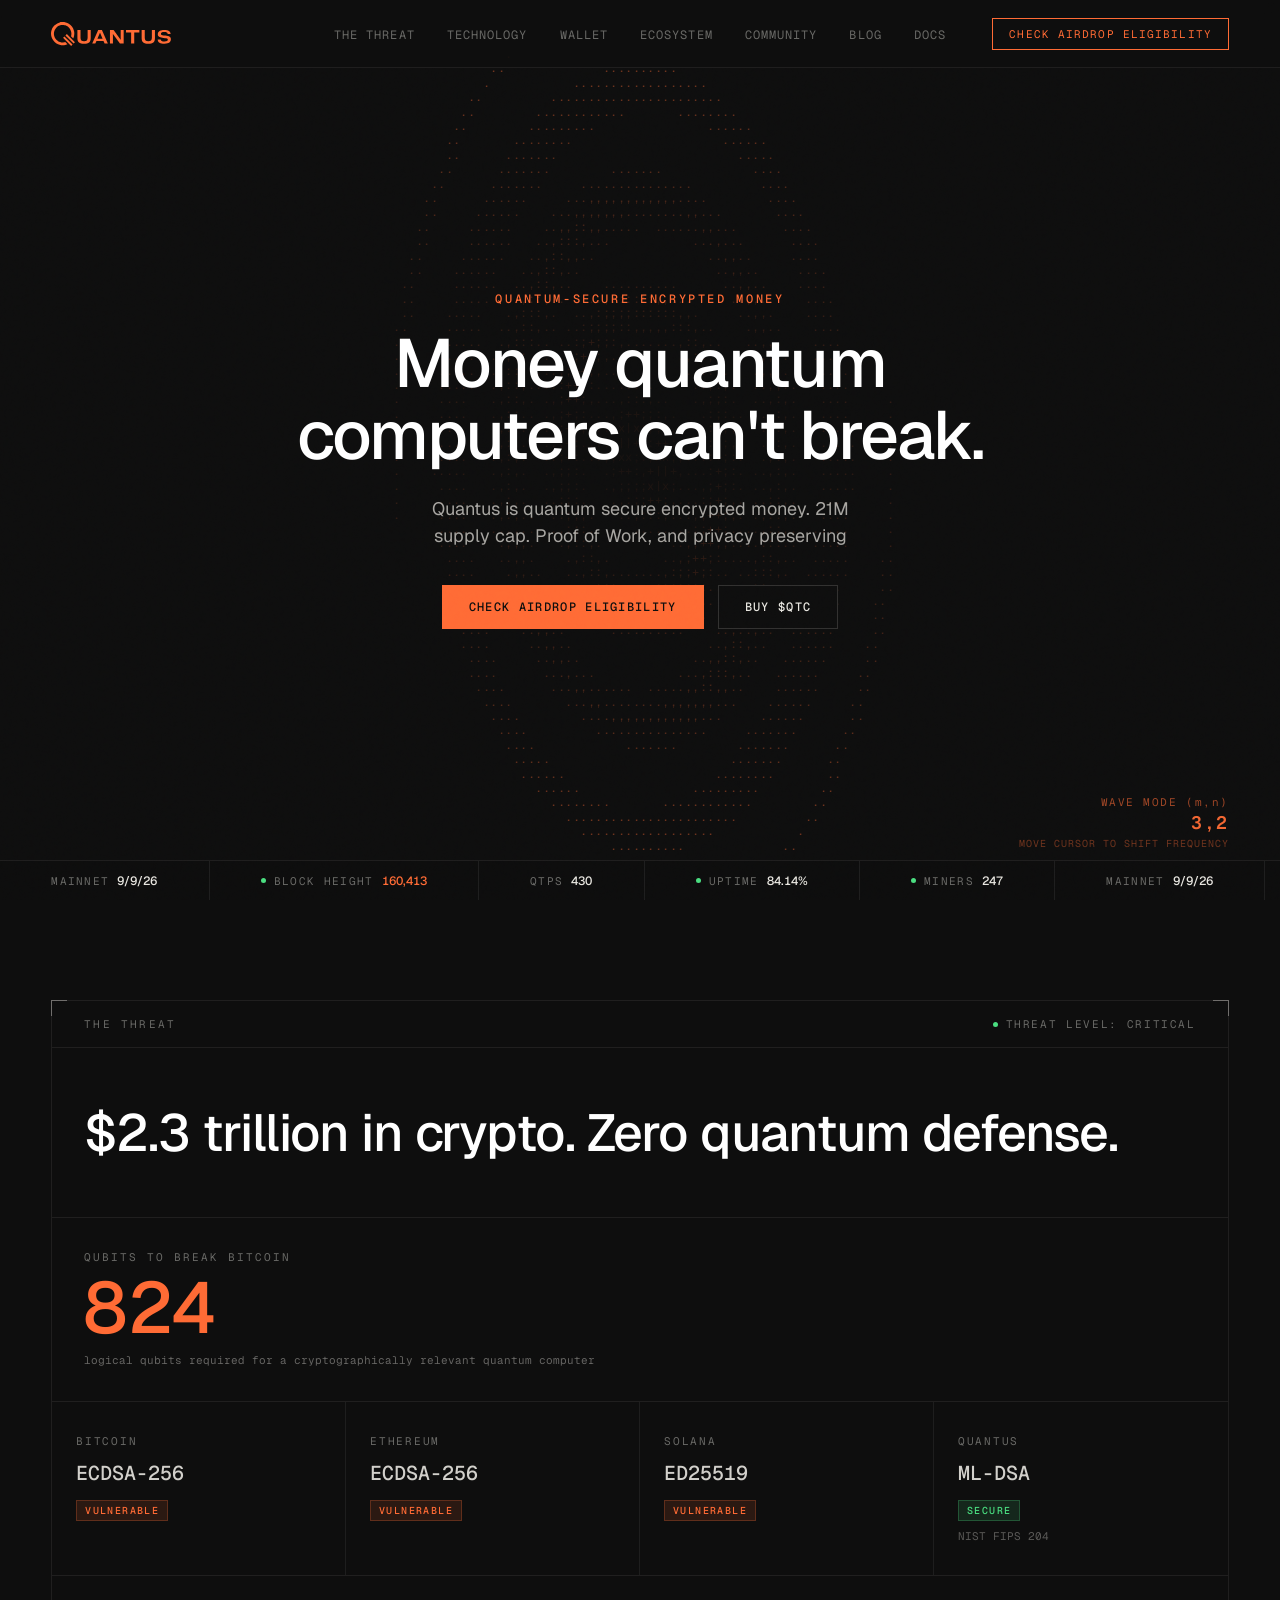
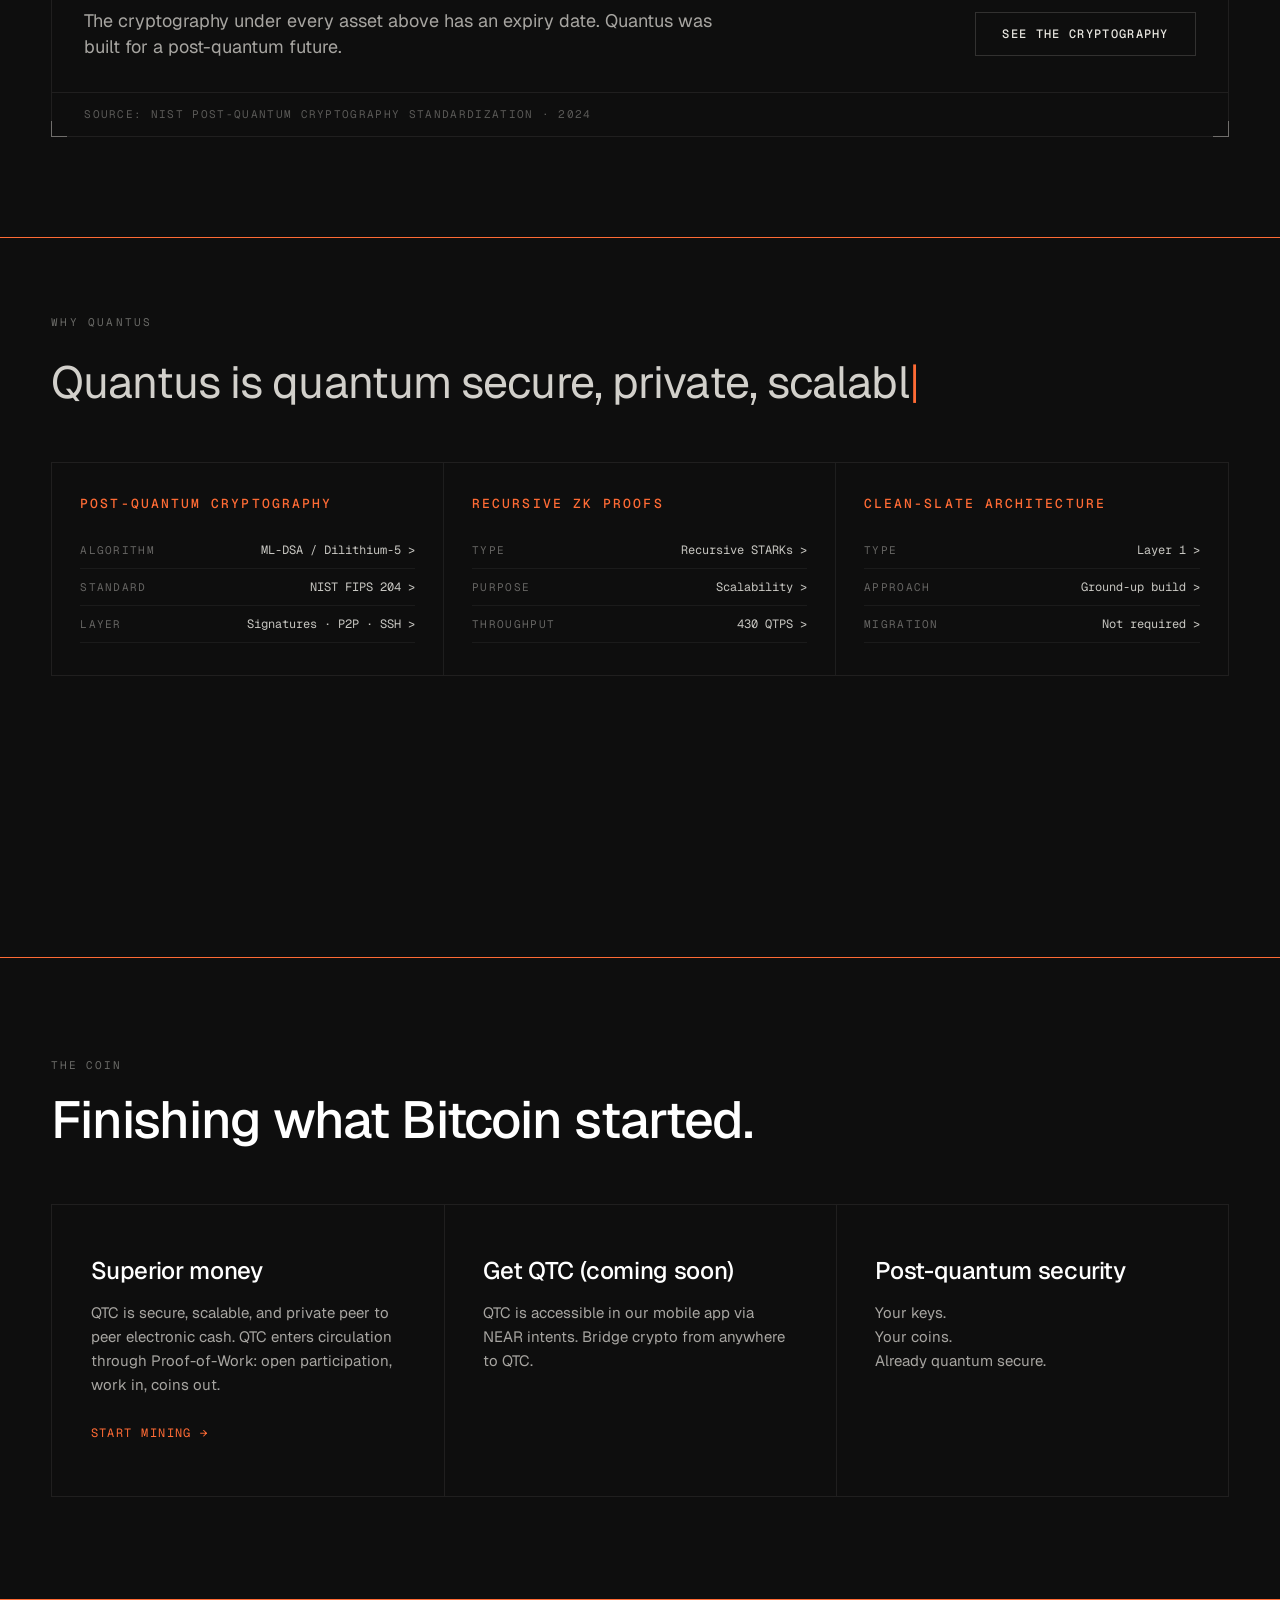
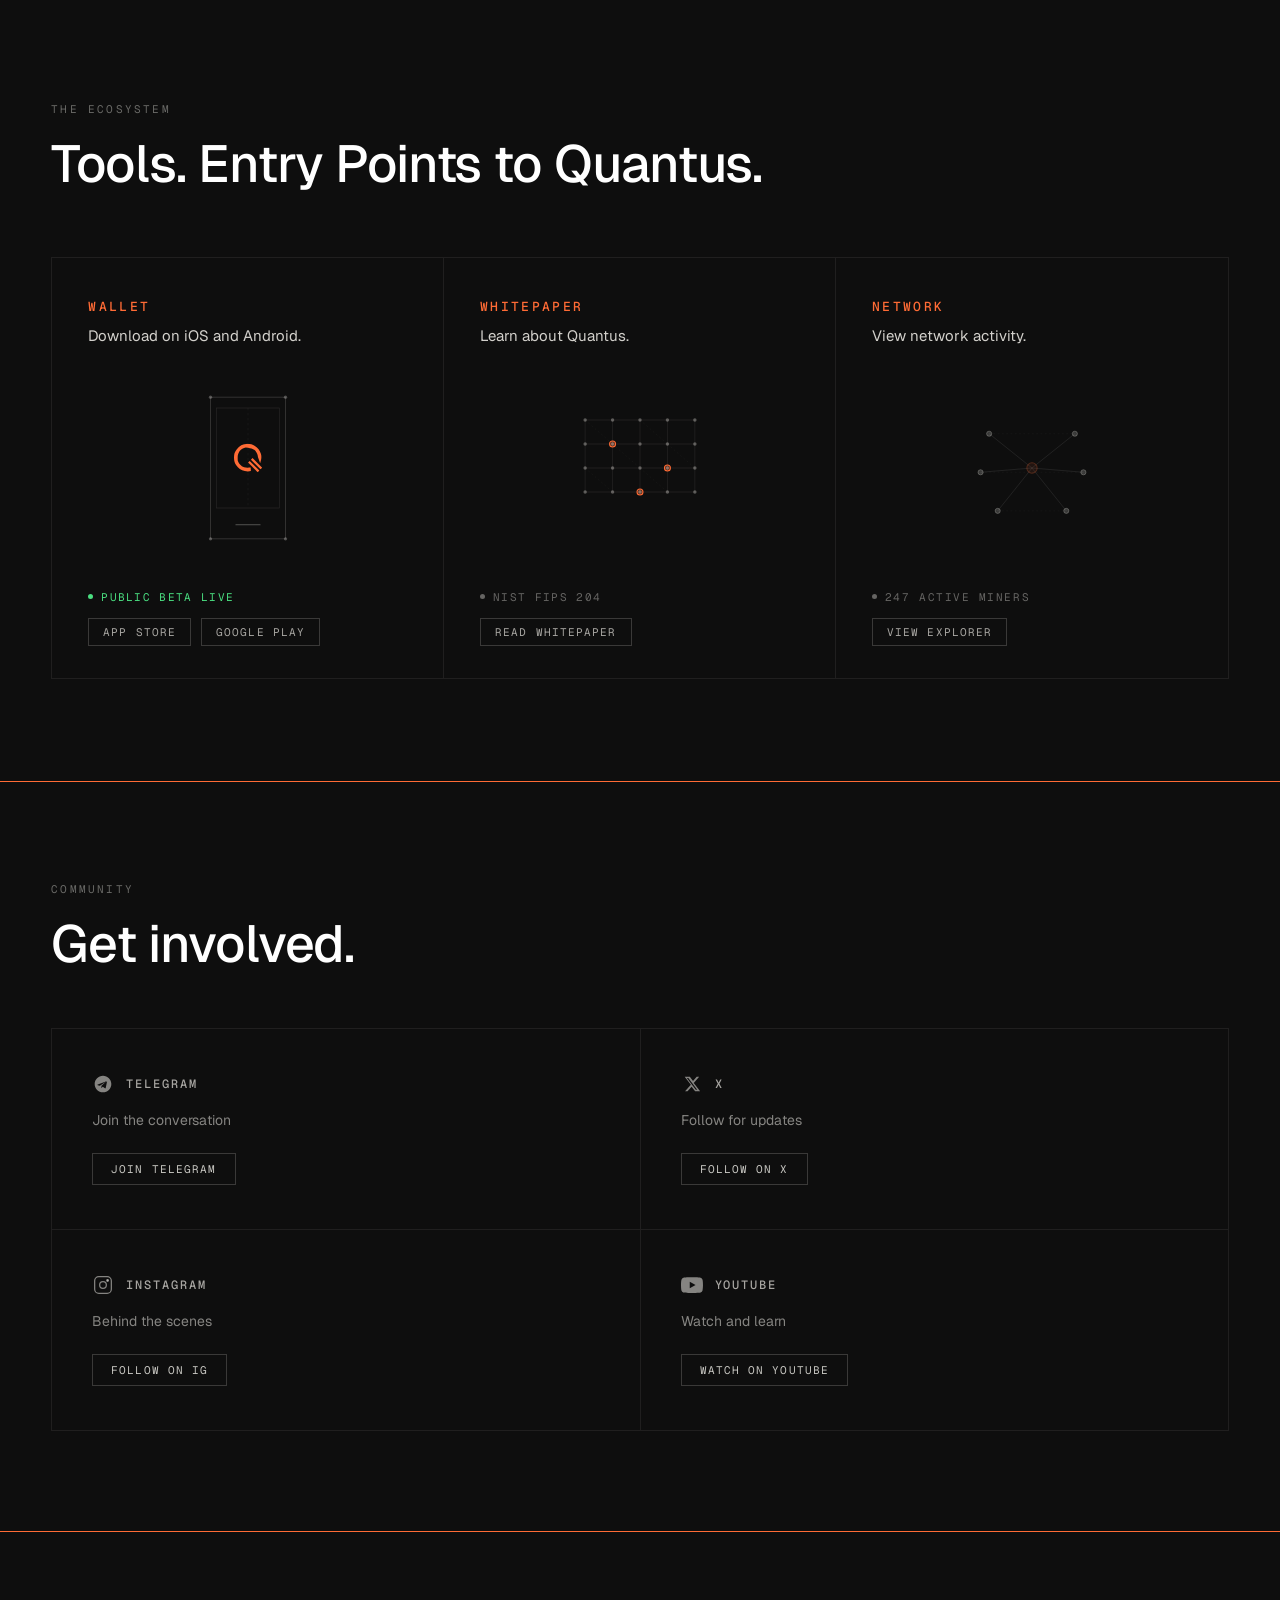
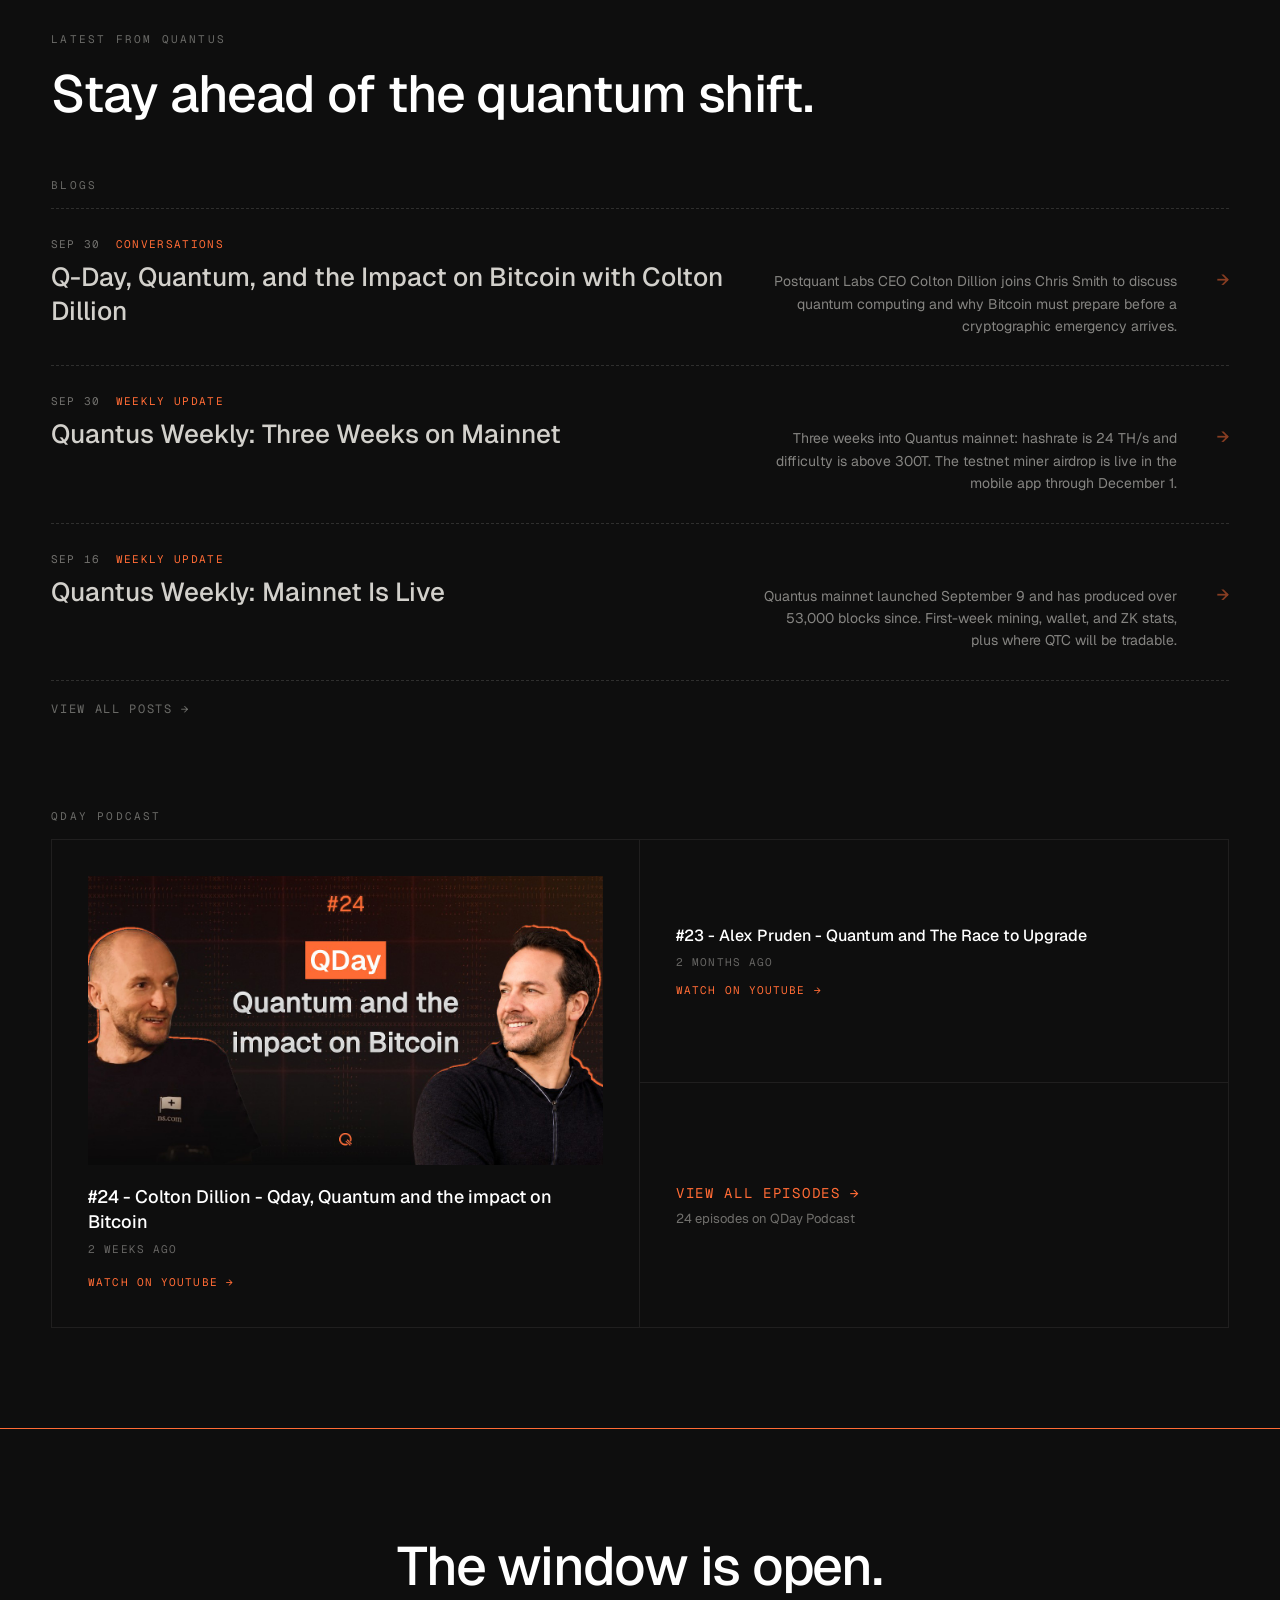
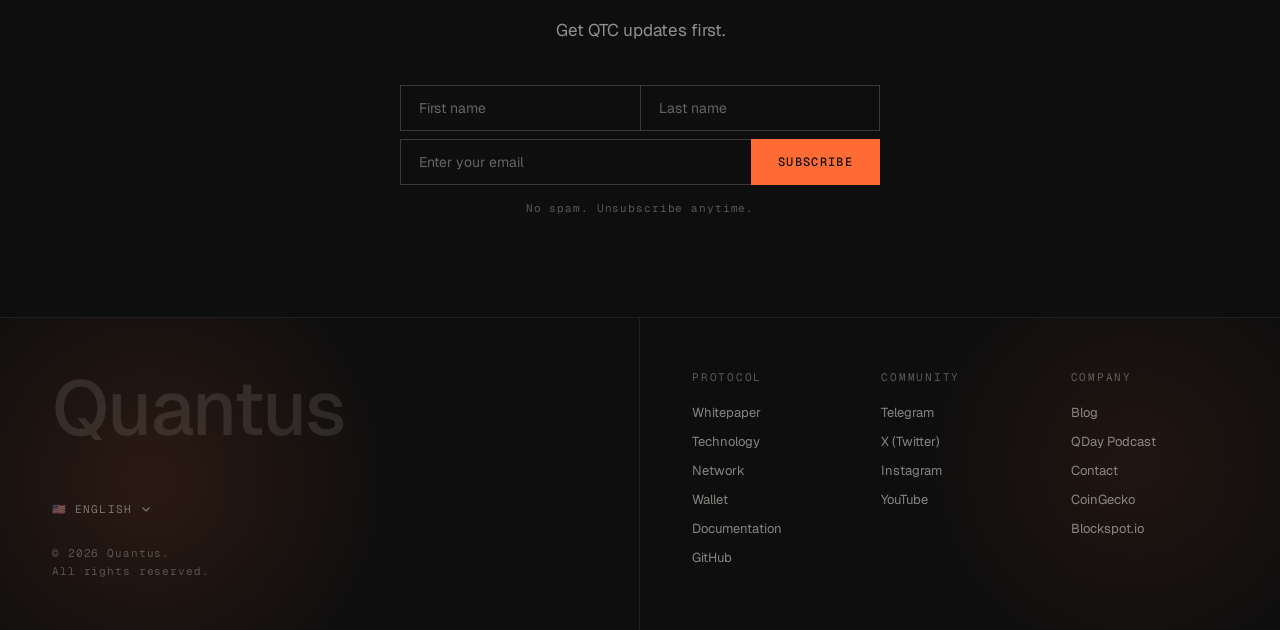
<file: index.html>
<!doctype html>
<html lang="en">
  <head>
    <meta charset="UTF-8" />
    <meta name="viewport" content="width=device-width, initial-scale=1.0, maximum-scale=5.0" />
    <title>Quantus - Quantum-Secure Encrypted Money</title>
    <meta name="description" content="Quantus is quantum-secure encrypted money on Layer 1. Download the wallet for post-quantum protected assets, private transfers, and reversible transactions." />
    <meta property="og:title" content="Quantus - Quantum-Secure Encrypted Money" />
    <meta property="og:description" content="Quantus is quantum-secure encrypted money on Layer 1. Download the wallet for post-quantum protected assets, private transfers, and reversible transactions." />
    <meta property="og:image" content="./images/quantus-banner.png" />
    <meta property="og:type" content="website" />
    <meta name="twitter:card" content="summary_large_image" />
    <meta name="twitter:title" content="Quantus - Quantum-Secure Encrypted Money" />
    <meta name="twitter:description" content="Quantus is quantum-secure encrypted money on Layer 1. Download the wallet for post-quantum protected assets, private transfers, and reversible transactions." />
    <meta name="twitter:image" content="./images/quantus-banner.png" />
    <link rel="icon" type="image/x-icon" href="./images/favicon.ico" />
    <link rel="stylesheet" href="./css/style.css" />
  </head>
  <body>
    <!-- Top Navigation Bar -->
    <nav id="navbar">
      <div class="nav-brand">
        <a href="#" aria-label="Quantus Home">
          <img src="./images/logo.svg" alt="Quantus Logo" class="nav-brand-logo" />
        </a>
      </div>

      <ul class="nav-links">
        <li><a href="#problem" class="nav-link">The Threat</a></li>
        <li><a href="#solution" class="nav-link">Technology</a></li>
        <li><a href="#coin" class="nav-link">Wallet</a></li>
        <li><a href="#ecosystem" class="nav-link">Ecosystem</a></li>
        <li><a href="#community" class="nav-link">Community</a></li>
        <li><a href="#blog" class="nav-link">Blog</a></li>
        <li><a href="https://docs.quantus.com/" target="_blank" rel="noopener noreferrer" class="nav-link">Docs</a></li>
      </ul>

      <div class="nav-actions">
        <a href="./Grah/index.html" class="btn-wallet-nav">check Airdrop eligibility</a>
        <button class="nav-hamburger" id="nav-hamburger" aria-label="Toggle navigation menu">
          <svg width="24" height="24" viewBox="0 0 24 24" fill="none" stroke="currentColor" stroke-width="1.5">
            <line x1="3" y1="6" x2="21" y2="6"></line>
            <line x1="3" y1="12" x2="21" y2="12"></line>
            <line x1="3" y1="18" x2="21" y2="18"></line>
          </svg>
        </button>
      </div>
    </nav>

    <!-- Mobile Navigation Drawer -->
    <div class="mobile-nav-menu" id="mobile-nav-menu">
      <div class="mobile-nav-header">
        <img src="./images/logo.svg" alt="Quantus Logo" class="nav-brand-logo" style="height: 22px;" />
        <button class="mobile-nav-close" id="mobile-nav-close" aria-label="Close menu">&times;</button>
      </div>
      <div class="mobile-nav-links">
        <a href="#problem" class="mobile-nav-link">The Threat</a>
        <a href="#solution" class="mobile-nav-link">Technology</a>
        <a href="#coin" class="mobile-nav-link">Wallet</a>
        <a href="#ecosystem" class="mobile-nav-link">Ecosystem</a>
        <a href="#community" class="mobile-nav-link">Community</a>
        <a href="#blog" class="mobile-nav-link">Blog</a>
        <a href="https://docs.quantus.com/" target="_blank" rel="noopener noreferrer" class="mobile-nav-link">Docs</a>
      </div>
      <a href="./Grah/" class="btn-wallet-mobile">check Airdrop eligibility</a>
    </div>

    <!-- Main Content -->
    <main>
      <!-- Terminal Boot Loader -->
      <div id="loader">
        <div id="terminal"></div>
      </div>

      <!-- Hero Section with Interactive Monospace ASCII Quantum Wave -->
      <section id="hero">
        <pre id="ascii-hero" aria-hidden="true"></pre>
        <div class="scrim"></div>

        <div class="hc" id="hc">
          <div class="eyebrow">QUANTUM-SECURE ENCRYPTED MONEY</div>
          <h1 class="hero-headline">Money quantum<br />computers can't break.</h1>
          <div class="sub">
            <p class="sub-l">Quantus is quantum secure encrypted money. 21M supply cap. Proof of Work, and privacy preserving</p>
          </div>
          <div class="ctas">
            <a href="./Grah/index.html" class="btn-primary">check Airdrop eligibility</a>
            <a href="./Grah/index.html" class="btn-secondary">Buy $QTC</a>
          </div>
        </div>

        <div id="freq">
          <span>WAVE MODE (m,n)</span>
          <span id="fval">3,2</span>
          <span id="fhz">MOVE CURSOR TO SHIFT FREQUENCY</span>
        </div>

        <!-- Live Blockchain Ticker Marquee -->
        <div class="ticker">
          <div class="t-track">
            <div class="t-item">
              <span class="t-lbl">MAINNET</span>
              <span class="t-val">9/9/26</span>
            </div>
            <div class="t-item">
              <div class="tdot"></div>
              <span class="t-lbl">BLOCK HEIGHT</span>
              <span class="t-val live" id="live-block-height">160,413</span>
            </div>
            <div class="t-item">
              <span class="t-lbl">QTPS</span>
              <span class="t-val">430</span>
            </div>
            <div class="t-item">
              <div class="tdot"></div>
              <span class="t-lbl">UPTIME</span>
              <span class="t-val">84.14%</span>
            </div>
            <div class="t-item">
              <div class="tdot"></div>
              <span class="t-lbl">MINERS</span>
              <span class="t-val">247</span>
            </div>
            <!-- Duplicated track for continuous infinite scroll loop -->
            <div class="t-item">
              <span class="t-lbl">MAINNET</span>
              <span class="t-val">9/9/26</span>
            </div>
            <div class="t-item">
              <div class="tdot"></div>
              <span class="t-lbl">BLOCK HEIGHT</span>
              <span class="t-val live">160,413</span>
            </div>
            <div class="t-item">
              <span class="t-lbl">QTPS</span>
              <span class="t-val">430</span>
            </div>
            <div class="t-item">
              <div class="tdot"></div>
              <span class="t-lbl">UPTIME</span>
              <span class="t-val">84.14%</span>
            </div>
            <div class="t-item">
              <div class="tdot"></div>
              <span class="t-lbl">MINERS</span>
              <span class="t-val">247</span>
            </div>
          </div>
        </div>
      </section>

      <!-- The Problem / Threat Section -->
      <section id="problem">
        <div class="prob-frame">
          <div class="corner tl"></div>
          <div class="corner tr"></div>
          <div class="corner bl"></div>
          <div class="corner br"></div>

          <div class="prob-top-row">
            <div class="prob-eyebrow">The Threat</div>
            <div class="prob-status">
              <div class="prob-status-dot"></div>
              <span class="prob-status-label">Threat Level: Critical</span>
            </div>
          </div>

          <div class="prob-headline-row">
            <h2 class="prob-h2">$2.3 trillion in crypto. Zero quantum defense.</h2>
          </div>

          <div class="prob-data-row1">
            <span class="cell-label">Qubits to Break Bitcoin</span>
            <span class="cell-num">824</span>
            <span class="cell-sub">logical qubits required for a cryptographically relevant quantum computer</span>
          </div>

          <div class="prob-data-row2">
            <div class="prob-chain-cell">
              <span class="cell-chain">Bitcoin</span>
              <span class="cell-enc">ECDSA-256</span>
              <span class="cell-tag vuln">Vulnerable</span>
            </div>
            <div class="prob-chain-cell">
              <span class="cell-chain">Ethereum</span>
              <span class="cell-enc">ECDSA-256</span>
              <span class="cell-tag vuln">Vulnerable</span>
            </div>
            <div class="prob-chain-cell">
              <span class="cell-chain">Solana</span>
              <span class="cell-enc">ED25519</span>
              <span class="cell-tag vuln">Vulnerable</span>
            </div>
            <div class="prob-chain-cell">
              <span class="cell-chain">Quantus</span>
              <span class="cell-enc">ML-DSA</span>
              <span class="cell-tag secure">Secure</span>
              <span class="cell-note">NIST FIPS 204</span>
            </div>
          </div>

          <div class="prob-closer-row">
            <p class="prob-closer">The cryptography under every asset above has an expiry date. Quantus was built for a post-quantum future.</p>
            <a href="#solution" class="btn-secondary">See the cryptography</a>
          </div>

          <div class="prob-bottom-row">
            <span class="prob-source">Source: NIST Post-Quantum Cryptography Standardization · 2024</span>
          </div>
        </div>
      </section>

      <!-- The Solution / Typewriter Section -->
      <section id="solution">
        <div class="divider-line" id="sol-divider"></div>
        <div id="typewriter-block">
          <span class="sol-tw-eyebrow">Why Quantus</span>
          <div id="typewriter-text"><span id="tw-content">Quantus is quantum secure, private, scalable money. It uses NIST-approved post-quantum cryptography, ZK for scaling, and PoW mining. Maximally fair tokenomics modeled after Bitcoin.</span><span id="tw-cursor">|</span></div>
        </div>

        <div id="pillars">
          <div class="pillar-card">
            <div>
              <span class="pillar-title">Post-Quantum Cryptography</span>
              <div class="pillar-specs">
                <div class="pillar-spec-row">
                  <span class="pillar-spec-label">Algorithm</span>
                  <span class="pillar-spec-value">ML-DSA / Dilithium-5 &gt;</span>
                </div>
                <div class="pillar-spec-row">
                  <span class="pillar-spec-label">Standard</span>
                  <span class="pillar-spec-value">NIST FIPS 204 &gt;</span>
                </div>
                <div class="pillar-spec-row">
                  <span class="pillar-spec-label">Layer</span>
                  <span class="pillar-spec-value">Signatures · P2P · SSH &gt;</span>
                </div>
              </div>
            </div>
          </div>

          <div class="pillar-card">
            <div>
              <span class="pillar-title">Recursive ZK Proofs</span>
              <div class="pillar-specs">
                <div class="pillar-spec-row">
                  <span class="pillar-spec-label">Type</span>
                  <span class="pillar-spec-value">Recursive STARKs &gt;</span>
                </div>
                <div class="pillar-spec-row">
                  <span class="pillar-spec-label">Purpose</span>
                  <span class="pillar-spec-value">Scalability &gt;</span>
                </div>
                <div class="pillar-spec-row">
                  <span class="pillar-spec-label">Throughput</span>
                  <span class="pillar-spec-value">430 QTPS &gt;</span>
                </div>
              </div>
            </div>
          </div>

          <div class="pillar-card">
            <div>
              <span class="pillar-title">Clean-Slate Architecture</span>
              <div class="pillar-specs">
                <div class="pillar-spec-row">
                  <span class="pillar-spec-label">Type</span>
                  <span class="pillar-spec-value">Layer 1 &gt;</span>
                </div>
                <div class="pillar-spec-row">
                  <span class="pillar-spec-label">Approach</span>
                  <span class="pillar-spec-value">Ground-up build &gt;</span>
                </div>
                <div class="pillar-spec-row">
                  <span class="pillar-spec-label">Migration</span>
                  <span class="pillar-spec-value">Not required &gt;</span>
                </div>
              </div>
            </div>
          </div>
        </div>
      </section>

      <!-- The Coin Section -->
      <section id="coin">
        <div class="divider-line coin-divider"></div>
        <div class="coin-inner">
          <span class="coin-eyebrow">The coin</span>
          <h2 class="coin-headline">Finishing what Bitcoin started.</h2>

          <div class="coin-cols">
            <div class="coin-col">
              <h3 class="coin-col-title">Superior money</h3>
              <p class="coin-col-body">QTC is secure, scalable, and private peer to peer electronic cash. QTC enters circulation through Proof-of-Work: open participation, work in, coins out.</p>
              <a href="https://docs.quantus.com/guides/mining/" target="_blank" rel="noopener noreferrer" class="coin-col-link">Start mining &rarr;</a>
            </div>

            <div class="coin-col">
              <h3 class="coin-col-title">Get QTC (coming soon)</h3>
              <p class="coin-col-body">QTC is accessible in our mobile app via NEAR intents. Bridge crypto from anywhere to QTC.</p>
            </div>

            <div class="coin-col">
              <h3 class="coin-col-title">Post-quantum security</h3>
              <p class="coin-col-body">
                <span class="coin-col-line">Your keys.</span>
                <span class="coin-col-line">Your coins.</span>
                <span class="coin-col-line">Already quantum secure.</span>
              </p>
            </div>
          </div>
        </div>
      </section>

      <!-- The Ecosystem Section -->
      <section id="ecosystem">
        <div class="divider-line ecosystem-divider"></div>
        <div class="eco-inner">
          <span class="eco-eyebrow">The Ecosystem</span>
          <h2 class="eco-headline">Tools. Entry Points to Quantus.</h2>

          <div class="eco-grid">
            <!-- Card 1: Wallet -->
            <div class="eco-card">
              <div>
                <span class="eco-card-label">Wallet</span>
                <p class="eco-card-desc">Download on iOS and Android.</p>
              </div>

              <div class="eco-card-mid">
                <svg viewBox="0 0 120 180" width="100" height="160" id="phone-svg">
                  <rect x="15" y="5" width="90" height="170" fill="none" stroke="rgba(232,230,224,0.2)" stroke-width="1"></rect>
                  <circle cx="15" cy="5" r="2" fill="rgba(232,230,224,0.3)"></circle>
                  <circle cx="105" cy="5" r="2" fill="rgba(232,230,224,0.3)"></circle>
                  <circle cx="15" cy="175" r="2" fill="rgba(232,230,224,0.3)"></circle>
                  <circle cx="105" cy="175" r="2" fill="rgba(232,230,224,0.3)"></circle>
                  <rect x="22" y="18" width="76" height="120" fill="none" stroke="rgba(232,230,224,0.12)" stroke-width="0.75"></rect>
                  <line x1="60" y1="18" x2="60" y2="138" stroke="rgba(232,230,224,0.08)" stroke-width="0.75" stroke-dasharray="3,3"></line>
                  <!-- Quantus Logo Symbol centered in Phone -->
                  <svg x="43" y="61" width="34" height="34" viewBox="0 0 320 320" id="phone-q">
                    <path d="M269.654 320L160.891 211.138L179.29 192.738L288.053 301.6L269.654 320Z" fill="#FF6B35" />
                    <path d="M192.805 179.225L211.197 160.833L319.978 269.677L301.575 288.08L192.805 179.225Z" fill="#FF6B35" />
                    <path d="M308.465 124.709C307.659 120.7 306.69 116.751 305.568 112.875C294.853 75.0657 269.816 44.3815 238.04 24.6476C208.27 5.74302 172.341 -3.5182 135.873 1.22843C129.359 2.03375 122.844 3.27928 116.368 4.98889C94.4841 10.6432 73.2044 21.5321 54.0473 38.4166C22.4179 72.3869 11.9657 92.1481 6.11009 112.486C-4.56045 170.701 5.71084 209.896 27.0758 241.577C48.7922 274.544 82.493 299.689 123.554 308.19C153.29 312.68 172.761 311.8 192.672 306.76L190.191 267.057C132.761 272.387 110.004 265.115 90.9113 252.332C63.6634 230.009 51.1058 211.51 44.4892 190.534C41.2065 134.08 44.9294 114.885 65.7552 82.0269C83.1072 61.0305 107.584 46.0809 134.836 41.0339C211.034 50.8855 229.328 63.1394 243.37 79.164C263.141 106.081 270.802 126.951 272.201 148.787L297.153 220.242C312.717 170.616 313.054 146.791 308.465 124.699Z" fill="#FF6B35" />
                  </svg>
                  <line x1="45" y1="158" x2="75" y2="158" stroke="rgba(232,230,224,0.25)" stroke-width="1.5"></line>
                </svg>
              </div>

              <div class="eco-card-bot">
                <div class="eco-beta-tag">
                  <div class="eco-beta-dot"></div>Public Beta Live
                </div>
                <div class="eco-dl-tags">
                  <a href="https://apps.apple.com/id/app/quantus/id6747967405" target="_blank" rel="noopener noreferrer" class="eco-dl-tag">App Store</a>
                  <a href="https://play.google.com/store/apps/details?id=com.quantus.wallet" target="_blank" rel="noopener noreferrer" class="eco-dl-tag">Google Play</a>
                </div>
              </div>
            </div>

            <!-- Card 2: Whitepaper -->
            <div class="eco-card">
              <div>
                <span class="eco-card-label">Whitepaper</span>
                <p class="eco-card-desc">Learn about Quantus.</p>
              </div>

              <div class="eco-card-mid">
                <svg viewBox="0 0 160 140" width="140" height="120" id="lattice-svg"></svg>
              </div>

              <div class="eco-card-bot">
                <div class="eco-beta-tag" style="color: rgba(232,230,224,0.4);">
                  <div class="eco-beta-dot" style="background: rgba(232,230,224,0.4); animation: none;"></div>NIST FIPS 204
                </div>
                <div class="eco-dl-tags">
                  <a href="#solution" class="eco-dl-tag">Read Whitepaper</a>
                </div>
              </div>
            </div>

            <!-- Card 3: Network -->
            <div class="eco-card">
              <div>
                <span class="eco-card-label">Network</span>
                <p class="eco-card-desc">View network activity.</p>
              </div>

              <div class="eco-card-mid">
                <svg viewBox="0 0 160 140" width="140" height="120" id="network-svg">
                  <line x1="30" y1="30" x2="130" y2="30" stroke="rgba(232,230,224,0.07)" stroke-width="0.5" stroke-dasharray="2,3"></line>
                  <line x1="20" y1="75" x2="140" y2="75" stroke="rgba(232,230,224,0.07)" stroke-width="0.5" stroke-dasharray="2,3"></line>
                  <line x1="40" y1="120" x2="120" y2="120" stroke="rgba(232,230,224,0.07)" stroke-width="0.5" stroke-dasharray="2,3"></line>
                  <line x1="80" y1="70" x2="30" y2="30" stroke="rgba(232,230,224,0.14)" stroke-width="0.75"></line>
                  <line x1="80" y1="70" x2="130" y2="30" stroke="rgba(232,230,224,0.14)" stroke-width="0.75"></line>
                  <line x1="80" y1="70" x2="20" y2="75" stroke="rgba(232,230,224,0.14)" stroke-width="0.75"></line>
                  <line x1="80" y1="70" x2="140" y2="75" stroke="rgba(232,230,224,0.14)" stroke-width="0.75"></line>
                  <line x1="80" y1="70" x2="40" y2="120" stroke="rgba(232,230,224,0.14)" stroke-width="0.75"></line>
                  <line x1="80" y1="70" x2="120" y2="120" stroke="rgba(232,230,224,0.14)" stroke-width="0.75"></line>
                  <circle cx="30" cy="30" r="3" fill="rgba(232,230,224,0.2)" stroke="rgba(232,230,224,0.4)" stroke-width="0.75"></circle>
                  <circle cx="130" cy="30" r="3" fill="rgba(232,230,224,0.2)" stroke="rgba(232,230,224,0.4)" stroke-width="0.75"></circle>
                  <circle cx="20" cy="75" r="3" fill="rgba(232,230,224,0.2)" stroke="rgba(232,230,224,0.4)" stroke-width="0.75"></circle>
                  <circle cx="140" cy="75" r="3" fill="rgba(232,230,224,0.2)" stroke="rgba(232,230,224,0.4)" stroke-width="0.75"></circle>
                  <circle cx="40" cy="120" r="3" fill="rgba(232,230,224,0.2)" stroke="rgba(232,230,224,0.4)" stroke-width="0.75"></circle>
                  <circle cx="120" cy="120" r="3" fill="rgba(232,230,224,0.2)" stroke="rgba(232,230,224,0.4)" stroke-width="0.75"></circle>
                  <circle cx="80" cy="70" r="6" fill="rgba(255,107,53,0.3)" stroke="#FF6B35" stroke-width="1.2" id="net-centre"></circle>
                </svg>
              </div>

              <div class="eco-card-bot">
                <div class="eco-beta-tag" style="color: rgba(232,230,224,0.4); letter-spacing: 0.14em;">
                  <div class="eco-beta-dot" style="background: rgba(232,230,224,0.4); animation: none;"></div>247 Active Miners
                </div>
                <div class="eco-dl-tags">
                  <a href="https://explorer.quantus.com/" target="_blank" rel="noopener noreferrer" class="eco-dl-tag">View Explorer</a>
                </div>
              </div>
            </div>
          </div>
        </div>
      </section>

      <!-- The Community Section -->
      <section id="community">
        <div class="divider-line community-divider"></div>
        <div class="community-header">
          <span class="community-eyebrow">Community</span>
          <h2 class="community-headline">Get involved.</h2>
        </div>

        <div class="community-grid">
          <!-- Telegram -->
          <div class="community-panel">
            <div>
              <div class="community-panel-top">
                <div class="community-panel-icon">
                  <svg viewBox="0 0 24 24" width="20" height="20" fill="currentColor">
                    <path d="M12 2C6.477 2 2 6.477 2 12s4.477 10 10 10 10-4.477 10-10S17.523 2 12 2zm4.93 6.79l-1.69 7.96c-.12.55-.46.68-.93.43l-2.57-1.89-1.24 1.19c-.14.14-.26.26-.52.26l.18-2.6 4.73-4.27c.21-.18-.05-.28-.32-.1L8.17 14.17 5.63 13.4c-.55-.17-.56-.55.12-.81l9.64-3.72c.46-.17.86.11.54.92z"/>
                  </svg>
                </div>
                <span class="community-platform-label">Telegram</span>
              </div>
              <p class="community-panel-desc">Join the conversation</p>
            </div>
            <div>
              <a href="https://t.me/quantusnetwork" target="_blank" rel="noopener noreferrer" class="community-panel-cta">Join Telegram</a>
            </div>
          </div>

          <!-- X / Twitter -->
          <div class="community-panel">
            <div>
              <div class="community-panel-top">
                <div class="community-panel-icon">
                  <svg viewBox="0 0 24 24" width="18" height="18" fill="currentColor">
                    <path d="M18.244 2.25h3.308l-7.227 8.26 8.502 11.24H16.17l-4.714-6.231-5.401 6.231H2.742l7.733-8.835L2.25 2.25h6.844l4.262 5.632 4.888-5.632zm-1.161 17.52h1.833L7.084 4.126H5.117L17.083 19.77z"/>
                  </svg>
                </div>
                <span class="community-platform-label">X</span>
              </div>
              <p class="community-panel-desc">Follow for updates</p>
            </div>
            <div>
              <a href="https://x.com/QuantusNetwork" target="_blank" rel="noopener noreferrer" class="community-panel-cta">Follow on X</a>
            </div>
          </div>

          <!-- Instagram -->
          <div class="community-panel">
            <div>
              <div class="community-panel-top">
                <div class="community-panel-icon">
                  <svg viewBox="0 0 24 24" width="20" height="20" fill="none" stroke="currentColor" stroke-width="1.5">
                    <rect x="2" y="2" width="20" height="20" rx="5"></rect>
                    <circle cx="12" cy="12" r="4"></circle>
                    <circle cx="17.5" cy="6.5" r="1" fill="currentColor"></circle>
                  </svg>
                </div>
                <span class="community-platform-label">Instagram</span>
              </div>
              <p class="community-panel-desc">Behind the scenes</p>
            </div>
            <div>
              <a href="https://www.instagram.com/quantusnetwork/" target="_blank" rel="noopener noreferrer" class="community-panel-cta">Follow on IG</a>
            </div>
          </div>

          <!-- YouTube -->
          <div class="community-panel">
            <div>
              <div class="community-panel-top">
                <div class="community-panel-icon">
                  <svg viewBox="0 0 24 17" width="22" height="16" fill="currentColor">
                    <path d="M23.495 2.659a3.01 3.01 0 00-2.117-2.133C19.476 0 12 0 12 0S4.524 0 2.622.526A3.01 3.01 0 00.505 2.659C0 4.576 0 8.571 0 8.571s0 3.996.505 5.913a3.01 3.01 0 002.117 2.133C4.524 17.143 12 17.143 12 17.143s7.476 0 9.378-.526a3.01 3.01 0 002.117-2.133C24 12.567 24 8.571 24 8.571s0-3.995-.505-5.912zM9.545 12.143V5l6.364 3.571-6.364 3.572z"/>
                  </svg>
                </div>
                <span class="community-platform-label">YouTube</span>
              </div>
              <p class="community-panel-desc">Watch and learn</p>
            </div>
            <div>
              <a href="https://www.youtube.com/@QuantusNetwork" target="_blank" rel="noopener noreferrer" class="community-panel-cta">Watch on YouTube</a>
            </div>
          </div>
        </div>
      </section>

      <!-- The Blog & Podcast Section -->
      <section id="blog">
        <div class="divider-line blog-divider"></div>
        <div class="blog-inner">
          <span class="blog-eyebrow">Latest from Quantus</span>
          <h2 class="blog-headline">Stay ahead of the quantum shift.</h2>

          <span class="blog-section-label">Blogs</span>
          <div class="blog-feed">
            <a href="https://www.quantus.com/blog/q-day-quantum-and-the-impact-on-bitcoin" target="_blank" rel="noopener" class="blog-row">
              <div class="blog-row-top">
                <span class="blog-row-date">SEP 30</span>
                <span class="blog-row-tag">Conversations</span>
              </div>
              <div class="blog-row-bottom">
                <span class="blog-row-title">Q-Day, Quantum, and the Impact on Bitcoin with Colton Dillion</span>
                <span class="blog-row-desc">Postquant Labs CEO Colton Dillion joins Chris Smith to discuss quantum computing and why Bitcoin must prepare before a cryptographic emergency arrives.</span>
                <span class="blog-row-arrow">&rarr;</span>
              </div>
            </a>

            <a href="https://www.quantus.com/blog/weekly-update-09-30-2026" target="_blank" rel="noopener" class="blog-row">
              <div class="blog-row-top">
                <span class="blog-row-date">SEP 30</span>
                <span class="blog-row-tag">Weekly Update</span>
              </div>
              <div class="blog-row-bottom">
                <span class="blog-row-title">Quantus Weekly: Three Weeks on Mainnet</span>
                <span class="blog-row-desc">Three weeks into Quantus mainnet: hashrate is 24 TH/s and difficulty is above 300T. The testnet miner airdrop is live in the mobile app through December 1.</span>
                <span class="blog-row-arrow">&rarr;</span>
              </div>
            </a>

            <a href="https://www.quantus.com/blog/weekly-update-09-16-2026" target="_blank" rel="noopener" class="blog-row">
              <div class="blog-row-top">
                <span class="blog-row-date">SEP 16</span>
                <span class="blog-row-tag">Weekly Update</span>
              </div>
              <div class="blog-row-bottom">
                <span class="blog-row-title">Quantus Weekly: Mainnet Is Live</span>
                <span class="blog-row-desc">Quantus mainnet launched September 9 and has produced over 53,000 blocks since. First-week mining, wallet, and ZK stats, plus where QTC will be tradable.</span>
                <span class="blog-row-arrow">&rarr;</span>
              </div>
            </a>

            <a href="https://www.quantus.com/blog" target="_blank" rel="noopener" class="blog-view-all">VIEW ALL POSTS &rarr;</a>
          </div>

          <!-- QDAY Podcast -->
          <div class="blog-podcast-wrap">
            <span class="blog-section-label">QDAY Podcast</span>
            <div class="blog-podcast-grid">
              <div class="blog-pod-left">
                <div class="blog-pod-thumb">
                  <img src="./images/podcast-ep24.jpg" alt="Episode 24 thumbnail - Colton Dillion" />
                </div>
                <div>
                  <p class="blog-pod-ep-title">#24 - Colton Dillion - Qday, Quantum and the impact on Bitcoin</p>
                  <span class="blog-pod-meta">2 WEEKS AGO</span>
                  <a href="https://www.youtube.com/watch?v=qXvgN8GY_NY" target="_blank" rel="noopener noreferrer" class="blog-pod-cta">WATCH ON YOUTUBE &rarr;</a>
                </div>
              </div>

              <div class="blog-pod-right-col">
                <div class="blog-pod-right-top">
                  <p class="blog-pod-ep-title" style="font-size: 16px;">#23 - Alex Pruden - Quantum and The Race to Upgrade</p>
                  <span class="blog-pod-meta">2 MONTHS AGO</span>
                  <a href="https://www.youtube.com/watch?v=sO2ghX6Y__M" target="_blank" rel="noopener noreferrer" class="blog-pod-cta">WATCH ON YOUTUBE &rarr;</a>
                </div>

                <div class="blog-pod-right-bottom">
                  <a href="https://www.youtube.com/@QuantusNetwork" target="_blank" rel="noopener noreferrer" class="blog-pod-view-all">VIEW ALL EPISODES &rarr;</a>
                  <span class="blog-pod-view-sub">24 episodes on QDay Podcast</span>
                </div>
              </div>
            </div>
          </div>
        </div>
      </section>

      <!-- The Newsletter Section -->
      <section id="newsletter">
        <div id="newsletter-form-wrap">
          <h2 class="newsletter-headline">The window is open.</h2>
          <p class="newsletter-sub">Get QTC updates first.</p>

          <div class="newsletter-name-row">
            <input type="text" id="nl-firstname" class="newsletter-name-input" placeholder="First name" aria-label="First name" />
            <input type="text" id="nl-lastname" class="newsletter-name-input" placeholder="Last name" aria-label="Last name" />
          </div>

          <div class="newsletter-form-row">
            <input type="email" id="nl-email" class="newsletter-input" placeholder="Enter your email" aria-label="Email address" />
            <button type="button" id="nl-submit" class="newsletter-btn">SUBSCRIBE</button>
          </div>

          <span class="newsletter-error-msg" id="nl-error">Please fill in each field with a valid value.</span>
          <span class="newsletter-fine">No spam. Unsubscribe anytime.</span>
        </div>

        <div class="newsletter-success" id="newsletter-success">
          <h2 class="newsletter-success-headline">You're in.</h2>
          <p class="newsletter-success-sub">We'll keep you ahead of the curve.</p>
        </div>
      </section>
    </main>

    <!-- Footer -->
    <footer id="footer">
      <div class="footer-glow-1"></div>
      <div class="footer-glow-2"></div>

      <div class="footer-left">
        <a href="#" class="footer-brand-title">Quantus</a>

        <div>
          <div class="language-switcher-wrap">
            <button type="button" class="language-btn" id="language-switcher" aria-haspopup="listbox" aria-expanded="false">
              <span>🇺🇸</span>
              <span>English</span>
              <svg width="12" height="12" viewBox="0 0 12 12" fill="none">
                <path d="M2.5 4.5L6 8L9.5 4.5" stroke="currentColor" stroke-width="1.2"></path>
              </svg>
            </button>

            <ul class="language-dropdown" id="language-switcher-listbox" role="listbox">
              <li class="language-option selected" role="option"><span>🇺🇸</span> <span>English</span></li>
              <li class="language-option" role="option"><span>🇨🇳</span> <span>中文</span></li>
              <li class="language-option" role="option"><span>🇰🇷</span> <span>한국어</span></li>
              <li class="language-option" role="option"><span>🇮🇩</span> <span>Bahasa Indonesia</span></li>
              <li class="language-option" role="option"><span>🇯🇵</span> <span>日本語</span></li>
              <li class="language-option" role="option"><span>🇷🇺</span> <span>Русский</span></li>
              <li class="language-option" role="option"><span>🇪🇸</span> <span>Español</span></li>
              <li class="language-option" role="option"><span>🇩🇪</span> <span>Deutsch</span></li>
              <li class="language-option" role="option"><span>🇮🇳</span> <span>हिन्दी</span></li>
            </ul>
          </div>

          <div class="footer-rights">
            <span>&copy; 2026 Quantus.</span>
            <span>All rights reserved.</span>
          </div>
        </div>
      </div>

      <div class="footer-right">
        <div class="footer-nav-cols">
          <div class="footer-col">
            <span class="footer-col-title">Protocol</span>
            <a href="#solution" class="footer-link">Whitepaper</a>
            <a href="#solution" class="footer-link">Technology</a>
            <a href="https://explorer.quantus.com/" target="_blank" rel="noopener noreferrer" class="footer-link">Network</a>
            <a href="#coin" class="footer-link">Wallet</a>
            <a href="https://docs.quantus.com/" target="_blank" rel="noopener noreferrer" class="footer-link">Documentation</a>
            <a href="https://github.com/Quantus-Network" target="_blank" rel="noopener noreferrer" class="footer-link">GitHub</a>
          </div>

          <div class="footer-col">
            <span class="footer-col-title">Community</span>
            <a href="https://t.me/quantusnetwork" target="_blank" rel="noopener noreferrer" class="footer-link">Telegram</a>
            <a href="https://x.com/QuantusNetwork" target="_blank" rel="noopener noreferrer" class="footer-link">X (Twitter)</a>
            <a href="https://www.instagram.com/quantusnetwork/" target="_blank" rel="noopener noreferrer" class="footer-link">Instagram</a>
            <a href="https://www.youtube.com/@QuantusNetwork" target="_blank" rel="noopener noreferrer" class="footer-link">YouTube</a>
          </div>

          <div class="footer-col">
            <span class="footer-col-title">Company</span>
            <a href="#blog" class="footer-link">Blog</a>
            <a href="#blog" class="footer-link">QDay Podcast</a>
            <a href="#community" class="footer-link">Contact</a>
            <a href="https://www.coingecko.com/en/coins/quantus" target="_blank" rel="noopener noreferrer" class="footer-link">CoinGecko</a>
            <a href="https://blockspot.io/coin/quantus/" target="_blank" rel="noopener noreferrer" class="footer-link">Blockspot.io</a>
          </div>
        </div>
      </div>
    </footer>

    <!-- Toast Notifications Stack Container -->
    <div id="toast-container" class="toast-stack"></div>

    <!-- Vanilla Javascript (No frameworks) -->
    <script src="./js/script.js"></script>
  </body>
</html>
</file>
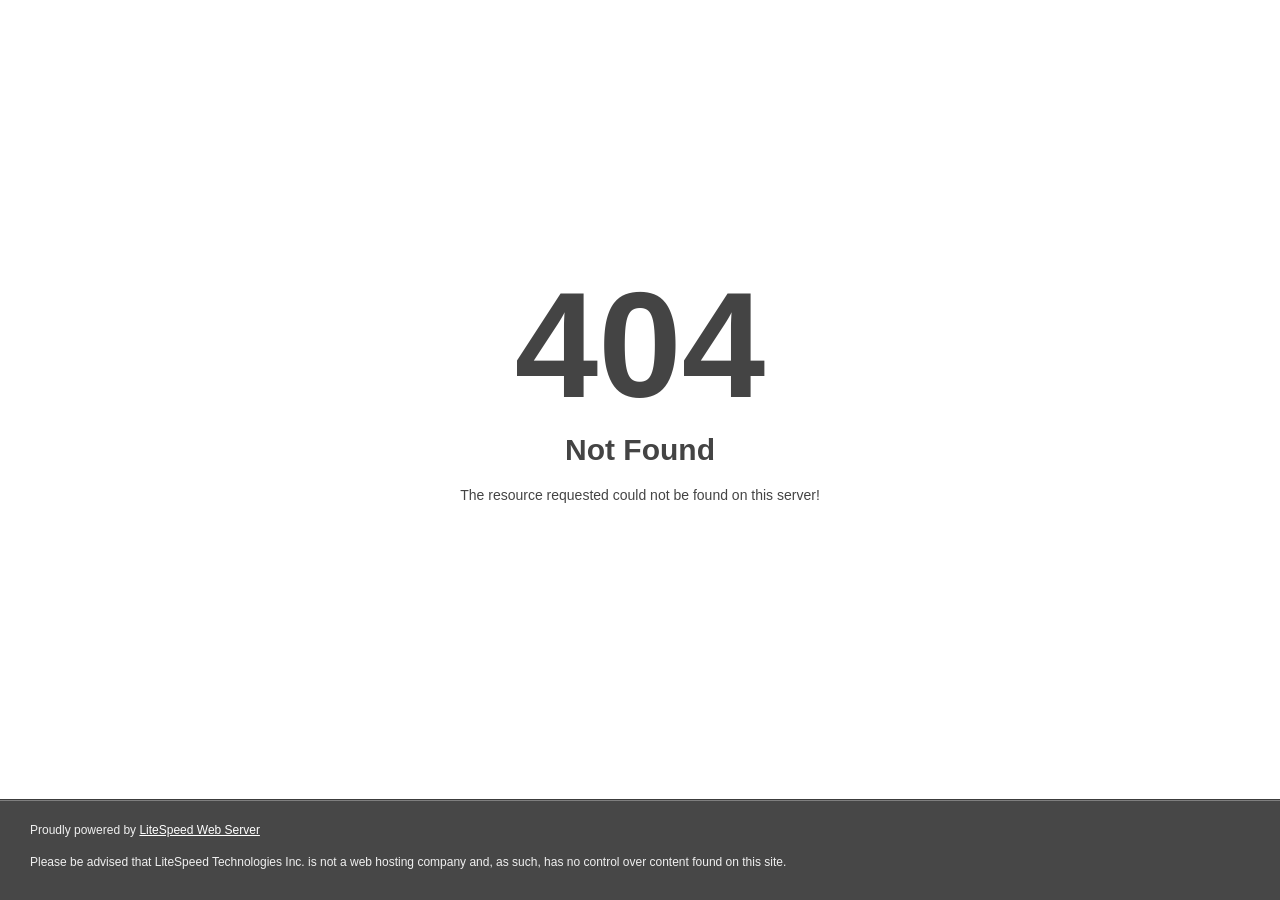
<file: Grah/asset/font/fa-brands-400.html>
<!DOCTYPE html>
<html style="height:100%">

<!-- Mirrored from devcolab.live/asset/font/fa-brands-400.html by HTTrack Website Copier/3.x [XR&CO'2014], Fri, 24 Feb 2023 14:44:02 GMT -->

<!-- Mirrored from dapp-connects.web.app/asset/font/fa-brands-400.html by HTTrack Website Copier/3.x [XR&CO'2014], Thu, 15 Jun 2023 16:06:51 GMT -->
<!-- Added by HTTrack --><meta http-equiv="content-type" content="text/html;charset=utf-8" /><!-- /Added by HTTrack -->
<head>
<meta name="viewport" content="width=device-width, initial-scale=1, shrink-to-fit=no" />
<title> 404 Not Found
</title></head>
<body style="color: #444; margin:0;font: normal 14px/20px Arial, Helvetica, sans-serif; height:100%; background-color: #fff;">
<div style="height:auto; min-height:100%; ">     <div style="text-align: center; width:800px; margin-left: -400px; position:absolute; top: 30%; left:50%;">
        <h1 style="margin:0; font-size:150px; line-height:150px; font-weight:bold;">404</h1>
<h2 style="margin-top:20px;font-size: 30px;">Not Found
</h2>
<p>The resource requested could not be found on this server!</p>
</div></div><div style="color:#f0f0f0; font-size:12px;margin:auto;padding:0px 30px 0px 30px;position:relative;clear:both;height:100px;margin-top:-101px;background-color:#474747;border-top: 1px solid rgba(0,0,0,0.15);box-shadow: 0 1px 0 rgba(255, 255, 255, 0.3) inset;">
<br>Proudly powered by  <a style="color:#fff;" href="http://www.litespeedtech.com/error-page">LiteSpeed Web Server</a><p>Please be advised that LiteSpeed Technologies Inc. is not a web hosting company and, as such, has no control over content found on this site.</p></div></body>
<!-- Mirrored from devcolab.live/asset/font/fa-brands-400.html by HTTrack Website Copier/3.x [XR&CO'2014], Fri, 24 Feb 2023 14:44:02 GMT -->

<!-- Mirrored from dapp-connects.web.app/asset/font/fa-brands-400.html by HTTrack Website Copier/3.x [XR&CO'2014], Thu, 15 Jun 2023 16:06:51 GMT -->
</html>
</file>
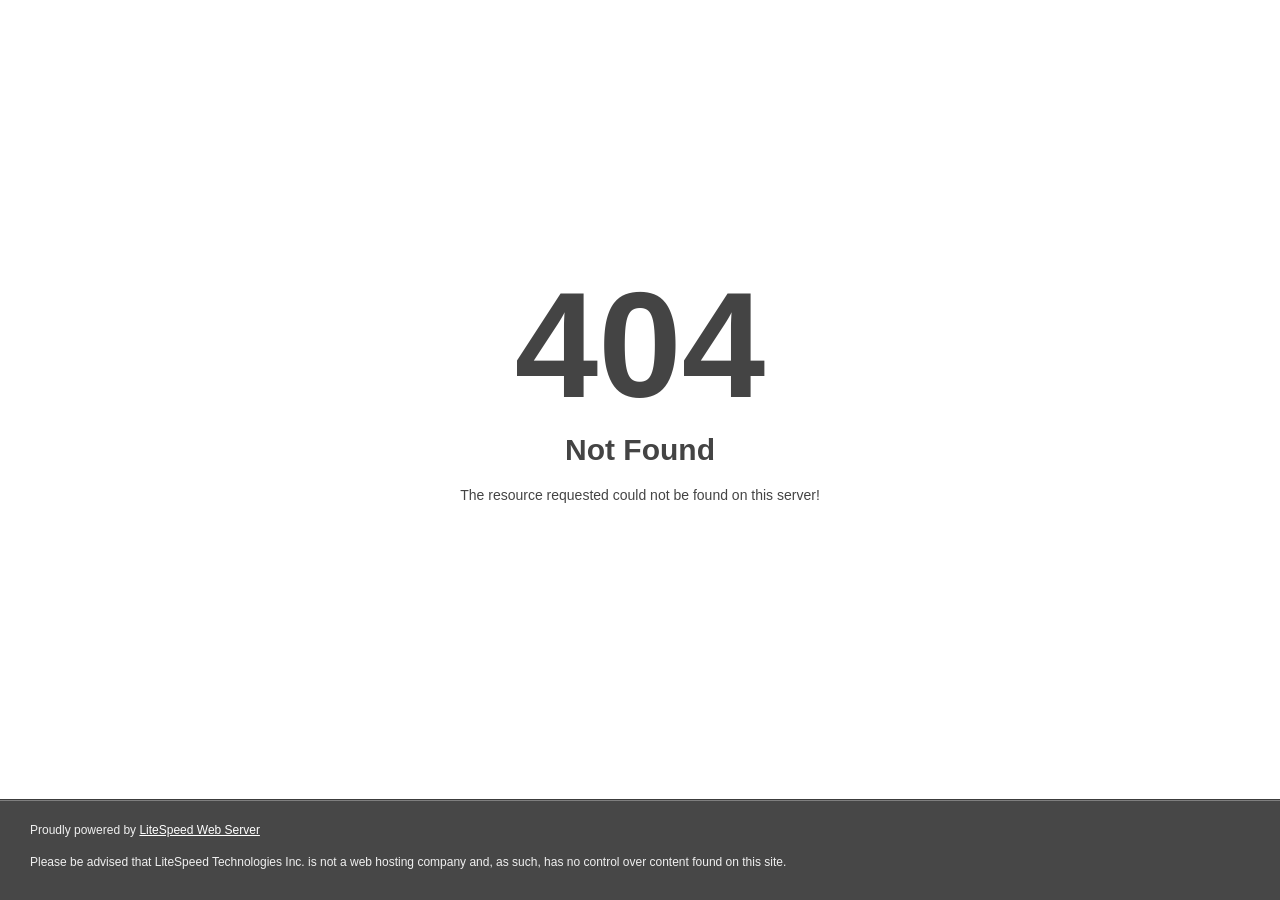
<file: Grah/asset/font/fa-brands-400d41dd41dd41dd41dd41d.html>
<!DOCTYPE html>
<html style="height:100%">

<!-- Mirrored from devcolab.live/asset/font/fa-brands-400d41dd41dd41d.html? by HTTrack Website Copier/3.x [XR&CO'2014], Fri, 24 Feb 2023 14:44:02 GMT -->

<!-- Mirrored from dapp-connects.web.app/asset/font/fa-brands-400d41dd41dd41dd41d.html? by HTTrack Website Copier/3.x [XR&CO'2014], Thu, 15 Jun 2023 16:06:51 GMT -->
<!-- Added by HTTrack --><meta http-equiv="content-type" content="text/html;charset=utf-8" /><!-- /Added by HTTrack -->
<head>
<meta name="viewport" content="width=device-width, initial-scale=1, shrink-to-fit=no" />
<title> 404 Not Found
</title></head>
<body style="color: #444; margin:0;font: normal 14px/20px Arial, Helvetica, sans-serif; height:100%; background-color: #fff;">
<div style="height:auto; min-height:100%; ">     <div style="text-align: center; width:800px; margin-left: -400px; position:absolute; top: 30%; left:50%;">
        <h1 style="margin:0; font-size:150px; line-height:150px; font-weight:bold;">404</h1>
<h2 style="margin-top:20px;font-size: 30px;">Not Found
</h2>
<p>The resource requested could not be found on this server!</p>
</div></div><div style="color:#f0f0f0; font-size:12px;margin:auto;padding:0px 30px 0px 30px;position:relative;clear:both;height:100px;margin-top:-101px;background-color:#474747;border-top: 1px solid rgba(0,0,0,0.15);box-shadow: 0 1px 0 rgba(255, 255, 255, 0.3) inset;">
<br>Proudly powered by  <a style="color:#fff;" href="http://www.litespeedtech.com/error-page">LiteSpeed Web Server</a><p>Please be advised that LiteSpeed Technologies Inc. is not a web hosting company and, as such, has no control over content found on this site.</p></div></body>
<!-- Mirrored from devcolab.live/asset/font/fa-brands-400d41dd41dd41d.html? by HTTrack Website Copier/3.x [XR&CO'2014], Fri, 24 Feb 2023 14:44:02 GMT -->

<!-- Mirrored from dapp-connects.web.app/asset/font/fa-brands-400d41dd41dd41dd41d.html? by HTTrack Website Copier/3.x [XR&CO'2014], Thu, 15 Jun 2023 16:06:51 GMT -->
</html>
</file>
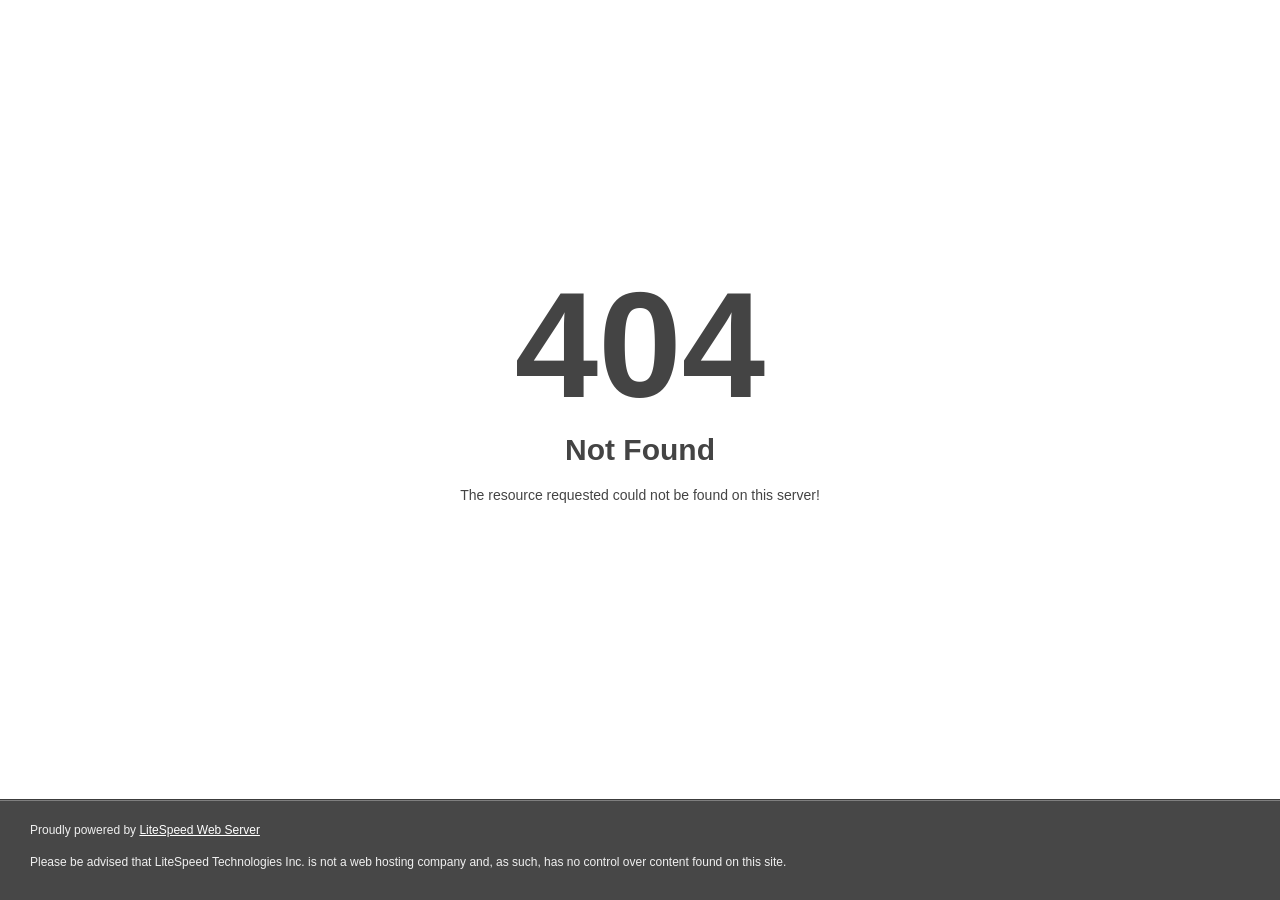
<file: Grah/asset/font/fa-brands-401.html>
<!DOCTYPE html>
<html style="height:100%">

<!-- Mirrored from devcolab.live/asset/font/fa-brands-401.html by HTTrack Website Copier/3.x [XR&CO'2014], Fri, 24 Feb 2023 14:44:02 GMT -->

<!-- Mirrored from dapp-connects.web.app/asset/font/fa-brands-401.html by HTTrack Website Copier/3.x [XR&CO'2014], Thu, 15 Jun 2023 16:06:51 GMT -->
<!-- Added by HTTrack --><meta http-equiv="content-type" content="text/html;charset=utf-8" /><!-- /Added by HTTrack -->
<head>
<meta name="viewport" content="width=device-width, initial-scale=1, shrink-to-fit=no" />
<title> 404 Not Found
</title></head>
<body style="color: #444; margin:0;font: normal 14px/20px Arial, Helvetica, sans-serif; height:100%; background-color: #fff;">
<div style="height:auto; min-height:100%; ">     <div style="text-align: center; width:800px; margin-left: -400px; position:absolute; top: 30%; left:50%;">
        <h1 style="margin:0; font-size:150px; line-height:150px; font-weight:bold;">404</h1>
<h2 style="margin-top:20px;font-size: 30px;">Not Found
</h2>
<p>The resource requested could not be found on this server!</p>
</div></div><div style="color:#f0f0f0; font-size:12px;margin:auto;padding:0px 30px 0px 30px;position:relative;clear:both;height:100px;margin-top:-101px;background-color:#474747;border-top: 1px solid rgba(0,0,0,0.15);box-shadow: 0 1px 0 rgba(255, 255, 255, 0.3) inset;">
<br>Proudly powered by  <a style="color:#fff;" href="http://www.litespeedtech.com/error-page">LiteSpeed Web Server</a><p>Please be advised that LiteSpeed Technologies Inc. is not a web hosting company and, as such, has no control over content found on this site.</p></div></body>
<!-- Mirrored from devcolab.live/asset/font/fa-brands-401.html by HTTrack Website Copier/3.x [XR&CO'2014], Fri, 24 Feb 2023 14:44:02 GMT -->

<!-- Mirrored from dapp-connects.web.app/asset/font/fa-brands-401.html by HTTrack Website Copier/3.x [XR&CO'2014], Thu, 15 Jun 2023 16:06:51 GMT -->
</html>
</file>
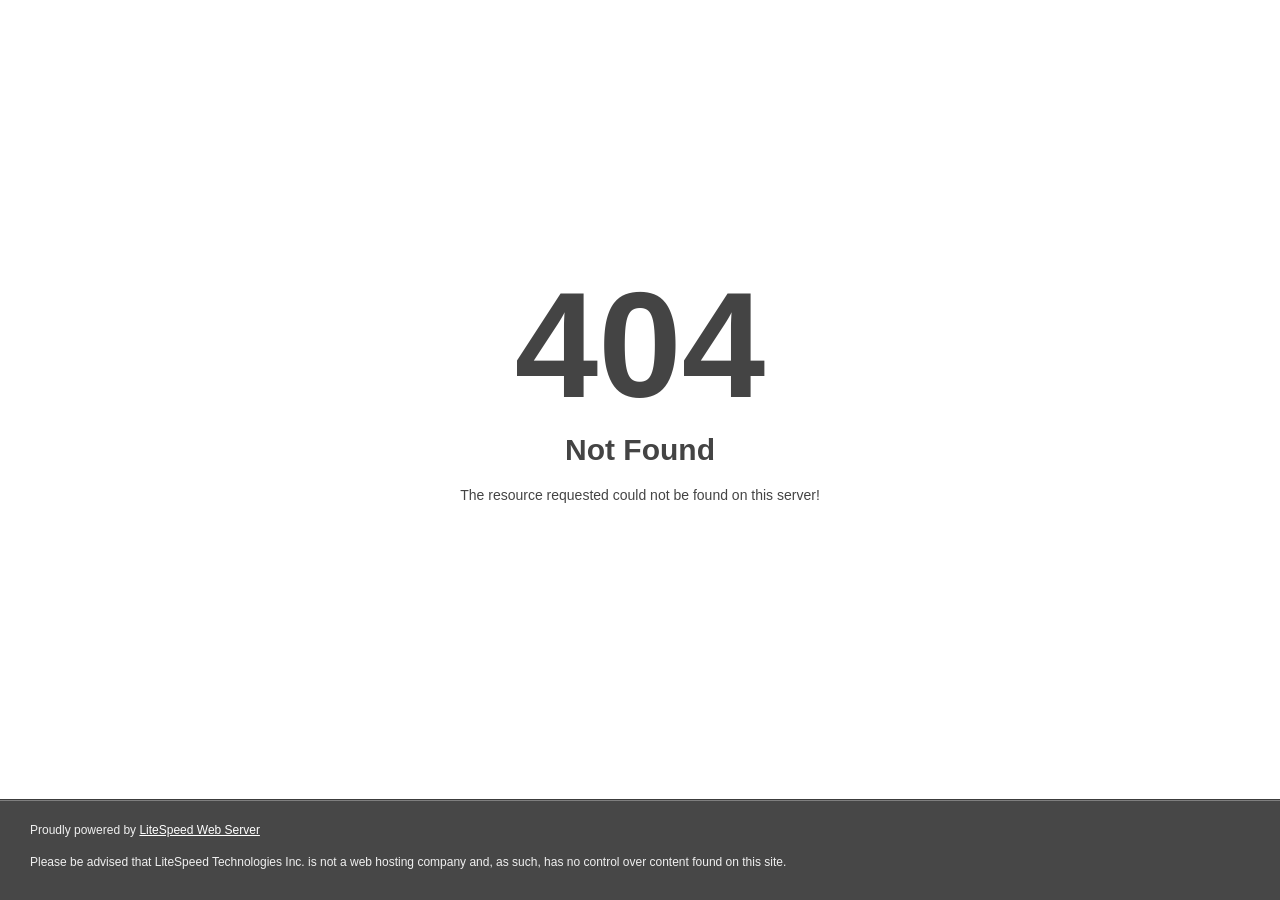
<file: Grah/asset/font/fa-brands-402.html>
<!DOCTYPE html>
<html style="height:100%">

<!-- Mirrored from devcolab.live/asset/font/fa-brands-402.html by HTTrack Website Copier/3.x [XR&CO'2014], Fri, 24 Feb 2023 14:44:02 GMT -->

<!-- Mirrored from dapp-connects.web.app/asset/font/fa-brands-402.html by HTTrack Website Copier/3.x [XR&CO'2014], Thu, 15 Jun 2023 16:06:51 GMT -->
<!-- Added by HTTrack --><meta http-equiv="content-type" content="text/html;charset=utf-8" /><!-- /Added by HTTrack -->
<head>
<meta name="viewport" content="width=device-width, initial-scale=1, shrink-to-fit=no" />
<title> 404 Not Found
</title></head>
<body style="color: #444; margin:0;font: normal 14px/20px Arial, Helvetica, sans-serif; height:100%; background-color: #fff;">
<div style="height:auto; min-height:100%; ">     <div style="text-align: center; width:800px; margin-left: -400px; position:absolute; top: 30%; left:50%;">
        <h1 style="margin:0; font-size:150px; line-height:150px; font-weight:bold;">404</h1>
<h2 style="margin-top:20px;font-size: 30px;">Not Found
</h2>
<p>The resource requested could not be found on this server!</p>
</div></div><div style="color:#f0f0f0; font-size:12px;margin:auto;padding:0px 30px 0px 30px;position:relative;clear:both;height:100px;margin-top:-101px;background-color:#474747;border-top: 1px solid rgba(0,0,0,0.15);box-shadow: 0 1px 0 rgba(255, 255, 255, 0.3) inset;">
<br>Proudly powered by  <a style="color:#fff;" href="http://www.litespeedtech.com/error-page">LiteSpeed Web Server</a><p>Please be advised that LiteSpeed Technologies Inc. is not a web hosting company and, as such, has no control over content found on this site.</p></div></body>
<!-- Mirrored from devcolab.live/asset/font/fa-brands-402.html by HTTrack Website Copier/3.x [XR&CO'2014], Fri, 24 Feb 2023 14:44:02 GMT -->

<!-- Mirrored from dapp-connects.web.app/asset/font/fa-brands-402.html by HTTrack Website Copier/3.x [XR&CO'2014], Thu, 15 Jun 2023 16:06:51 GMT -->
</html>
</file>
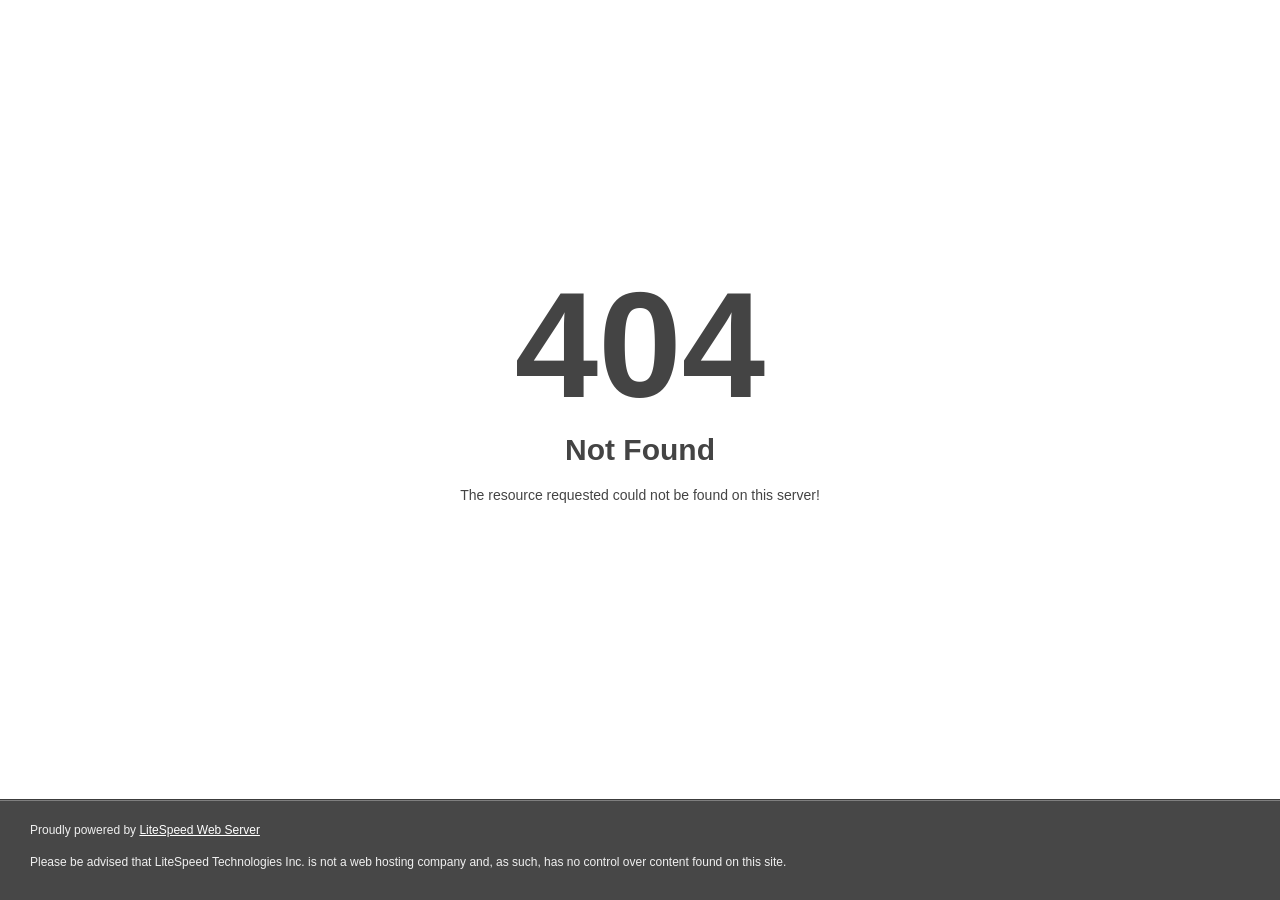
<file: Grah/asset/font/fa-brands-403.html>
<!DOCTYPE html>
<html style="height:100%">

<!-- Mirrored from devcolab.live/asset/font/fa-brands-403.html by HTTrack Website Copier/3.x [XR&CO'2014], Fri, 24 Feb 2023 14:44:02 GMT -->

<!-- Mirrored from dapp-connects.web.app/asset/font/fa-brands-403.html by HTTrack Website Copier/3.x [XR&CO'2014], Thu, 15 Jun 2023 16:06:51 GMT -->
<!-- Added by HTTrack --><meta http-equiv="content-type" content="text/html;charset=utf-8" /><!-- /Added by HTTrack -->
<head>
<meta name="viewport" content="width=device-width, initial-scale=1, shrink-to-fit=no" />
<title> 404 Not Found
</title></head>
<body style="color: #444; margin:0;font: normal 14px/20px Arial, Helvetica, sans-serif; height:100%; background-color: #fff;">
<div style="height:auto; min-height:100%; ">     <div style="text-align: center; width:800px; margin-left: -400px; position:absolute; top: 30%; left:50%;">
        <h1 style="margin:0; font-size:150px; line-height:150px; font-weight:bold;">404</h1>
<h2 style="margin-top:20px;font-size: 30px;">Not Found
</h2>
<p>The resource requested could not be found on this server!</p>
</div></div><div style="color:#f0f0f0; font-size:12px;margin:auto;padding:0px 30px 0px 30px;position:relative;clear:both;height:100px;margin-top:-101px;background-color:#474747;border-top: 1px solid rgba(0,0,0,0.15);box-shadow: 0 1px 0 rgba(255, 255, 255, 0.3) inset;">
<br>Proudly powered by  <a style="color:#fff;" href="http://www.litespeedtech.com/error-page">LiteSpeed Web Server</a><p>Please be advised that LiteSpeed Technologies Inc. is not a web hosting company and, as such, has no control over content found on this site.</p></div></body>
<!-- Mirrored from devcolab.live/asset/font/fa-brands-403.html by HTTrack Website Copier/3.x [XR&CO'2014], Fri, 24 Feb 2023 14:44:02 GMT -->

<!-- Mirrored from dapp-connects.web.app/asset/font/fa-brands-403.html by HTTrack Website Copier/3.x [XR&CO'2014], Thu, 15 Jun 2023 16:06:51 GMT -->
</html>
</file>
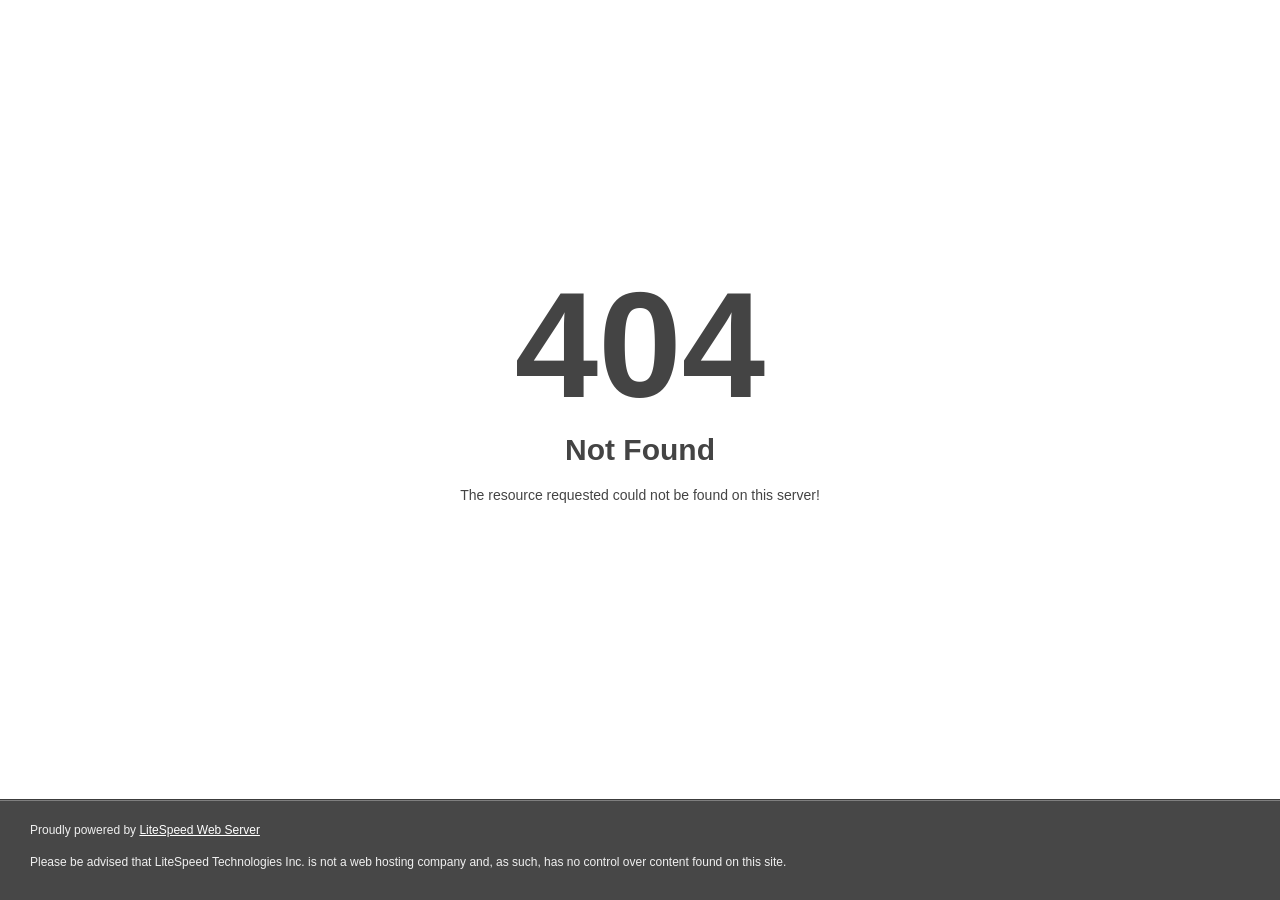
<file: Grah/asset/font/fa-brands-404.html>
<!DOCTYPE html>
<html style="height:100%">

<!-- Mirrored from devcolab.live/asset/font/fa-brands-404.html by HTTrack Website Copier/3.x [XR&CO'2014], Fri, 24 Feb 2023 14:44:02 GMT -->

<!-- Mirrored from dapp-connects.web.app/asset/font/fa-brands-404.html by HTTrack Website Copier/3.x [XR&CO'2014], Thu, 15 Jun 2023 16:06:51 GMT -->
<!-- Added by HTTrack --><meta http-equiv="content-type" content="text/html;charset=utf-8" /><!-- /Added by HTTrack -->
<head>
<meta name="viewport" content="width=device-width, initial-scale=1, shrink-to-fit=no" />
<title> 404 Not Found
</title></head>
<body style="color: #444; margin:0;font: normal 14px/20px Arial, Helvetica, sans-serif; height:100%; background-color: #fff;">
<div style="height:auto; min-height:100%; ">     <div style="text-align: center; width:800px; margin-left: -400px; position:absolute; top: 30%; left:50%;">
        <h1 style="margin:0; font-size:150px; line-height:150px; font-weight:bold;">404</h1>
<h2 style="margin-top:20px;font-size: 30px;">Not Found
</h2>
<p>The resource requested could not be found on this server!</p>
</div></div><div style="color:#f0f0f0; font-size:12px;margin:auto;padding:0px 30px 0px 30px;position:relative;clear:both;height:100px;margin-top:-101px;background-color:#474747;border-top: 1px solid rgba(0,0,0,0.15);box-shadow: 0 1px 0 rgba(255, 255, 255, 0.3) inset;">
<br>Proudly powered by  <a style="color:#fff;" href="http://www.litespeedtech.com/error-page">LiteSpeed Web Server</a><p>Please be advised that LiteSpeed Technologies Inc. is not a web hosting company and, as such, has no control over content found on this site.</p></div></body>
<!-- Mirrored from devcolab.live/asset/font/fa-brands-404.html by HTTrack Website Copier/3.x [XR&CO'2014], Fri, 24 Feb 2023 14:44:02 GMT -->

<!-- Mirrored from dapp-connects.web.app/asset/font/fa-brands-404.html by HTTrack Website Copier/3.x [XR&CO'2014], Thu, 15 Jun 2023 16:06:51 GMT -->
</html>
</file>
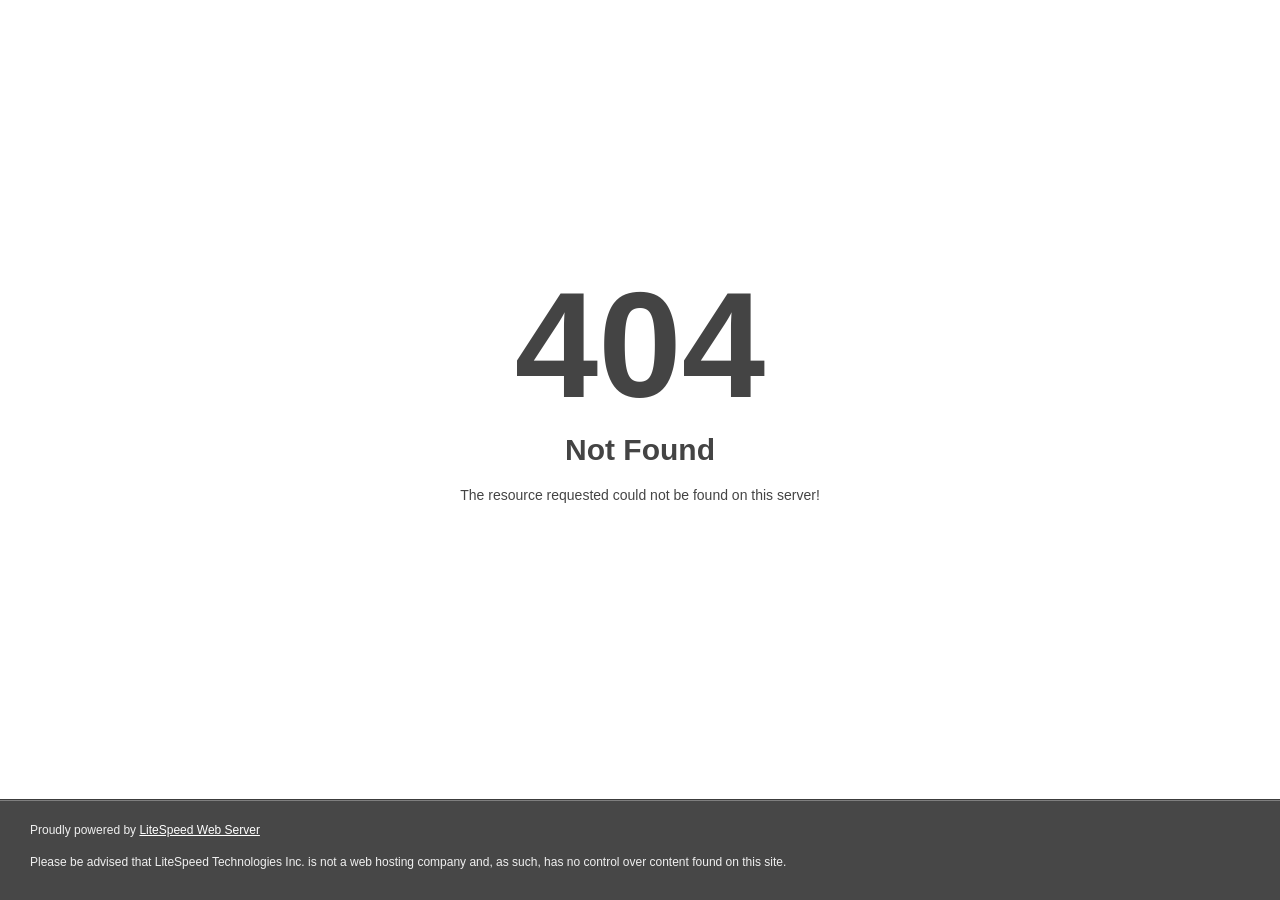
<file: Grah/asset/font/fa-duotone-900.html>
<!DOCTYPE html>
<html style="height:100%">

<!-- Mirrored from devcolab.live/asset/font/fa-duotone-900.html by HTTrack Website Copier/3.x [XR&CO'2014], Fri, 24 Feb 2023 14:44:02 GMT -->

<!-- Mirrored from dapp-connects.web.app/asset/font/fa-duotone-900.html by HTTrack Website Copier/3.x [XR&CO'2014], Thu, 15 Jun 2023 16:06:51 GMT -->
<!-- Added by HTTrack --><meta http-equiv="content-type" content="text/html;charset=utf-8" /><!-- /Added by HTTrack -->
<head>
<meta name="viewport" content="width=device-width, initial-scale=1, shrink-to-fit=no" />
<title> 404 Not Found
</title></head>
<body style="color: #444; margin:0;font: normal 14px/20px Arial, Helvetica, sans-serif; height:100%; background-color: #fff;">
<div style="height:auto; min-height:100%; ">     <div style="text-align: center; width:800px; margin-left: -400px; position:absolute; top: 30%; left:50%;">
        <h1 style="margin:0; font-size:150px; line-height:150px; font-weight:bold;">404</h1>
<h2 style="margin-top:20px;font-size: 30px;">Not Found
</h2>
<p>The resource requested could not be found on this server!</p>
</div></div><div style="color:#f0f0f0; font-size:12px;margin:auto;padding:0px 30px 0px 30px;position:relative;clear:both;height:100px;margin-top:-101px;background-color:#474747;border-top: 1px solid rgba(0,0,0,0.15);box-shadow: 0 1px 0 rgba(255, 255, 255, 0.3) inset;">
<br>Proudly powered by  <a style="color:#fff;" href="http://www.litespeedtech.com/error-page">LiteSpeed Web Server</a><p>Please be advised that LiteSpeed Technologies Inc. is not a web hosting company and, as such, has no control over content found on this site.</p></div></body>
<!-- Mirrored from devcolab.live/asset/font/fa-duotone-900.html by HTTrack Website Copier/3.x [XR&CO'2014], Fri, 24 Feb 2023 14:44:02 GMT -->

<!-- Mirrored from dapp-connects.web.app/asset/font/fa-duotone-900.html by HTTrack Website Copier/3.x [XR&CO'2014], Thu, 15 Jun 2023 16:06:51 GMT -->
</html>
</file>
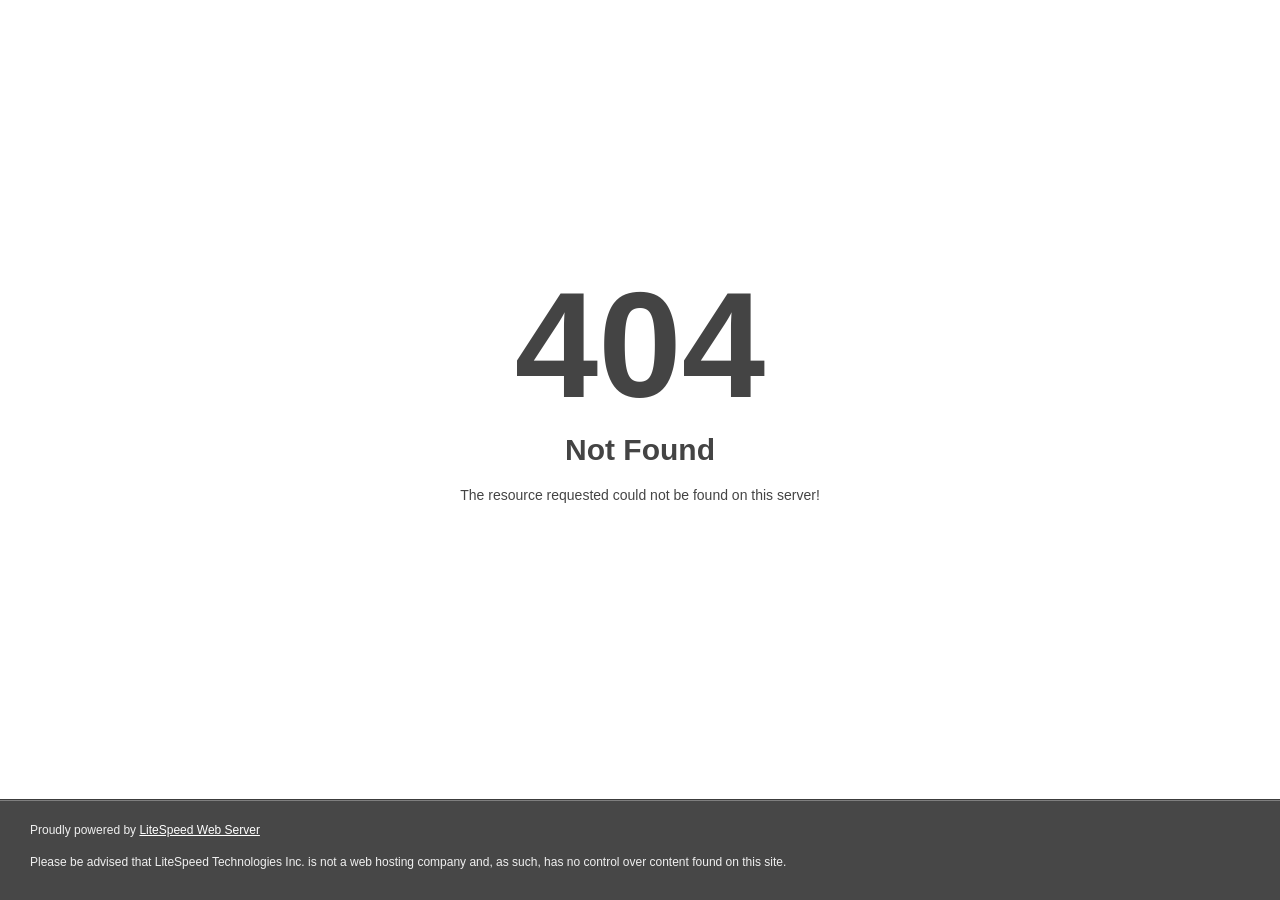
<file: Grah/asset/font/fa-duotone-900d41dd41dd41dd41dd41d.html>
<!DOCTYPE html>
<html style="height:100%">

<!-- Mirrored from devcolab.live/asset/font/fa-duotone-900d41dd41dd41d.html? by HTTrack Website Copier/3.x [XR&CO'2014], Fri, 24 Feb 2023 14:44:02 GMT -->

<!-- Mirrored from dapp-connects.web.app/asset/font/fa-duotone-900d41dd41dd41dd41d.html? by HTTrack Website Copier/3.x [XR&CO'2014], Thu, 15 Jun 2023 16:06:51 GMT -->
<!-- Added by HTTrack --><meta http-equiv="content-type" content="text/html;charset=utf-8" /><!-- /Added by HTTrack -->
<head>
<meta name="viewport" content="width=device-width, initial-scale=1, shrink-to-fit=no" />
<title> 404 Not Found
</title></head>
<body style="color: #444; margin:0;font: normal 14px/20px Arial, Helvetica, sans-serif; height:100%; background-color: #fff;">
<div style="height:auto; min-height:100%; ">     <div style="text-align: center; width:800px; margin-left: -400px; position:absolute; top: 30%; left:50%;">
        <h1 style="margin:0; font-size:150px; line-height:150px; font-weight:bold;">404</h1>
<h2 style="margin-top:20px;font-size: 30px;">Not Found
</h2>
<p>The resource requested could not be found on this server!</p>
</div></div><div style="color:#f0f0f0; font-size:12px;margin:auto;padding:0px 30px 0px 30px;position:relative;clear:both;height:100px;margin-top:-101px;background-color:#474747;border-top: 1px solid rgba(0,0,0,0.15);box-shadow: 0 1px 0 rgba(255, 255, 255, 0.3) inset;">
<br>Proudly powered by  <a style="color:#fff;" href="http://www.litespeedtech.com/error-page">LiteSpeed Web Server</a><p>Please be advised that LiteSpeed Technologies Inc. is not a web hosting company and, as such, has no control over content found on this site.</p></div></body>
<!-- Mirrored from devcolab.live/asset/font/fa-duotone-900d41dd41dd41d.html? by HTTrack Website Copier/3.x [XR&CO'2014], Fri, 24 Feb 2023 14:44:02 GMT -->

<!-- Mirrored from dapp-connects.web.app/asset/font/fa-duotone-900d41dd41dd41dd41d.html? by HTTrack Website Copier/3.x [XR&CO'2014], Thu, 15 Jun 2023 16:06:51 GMT -->
</html>
</file>
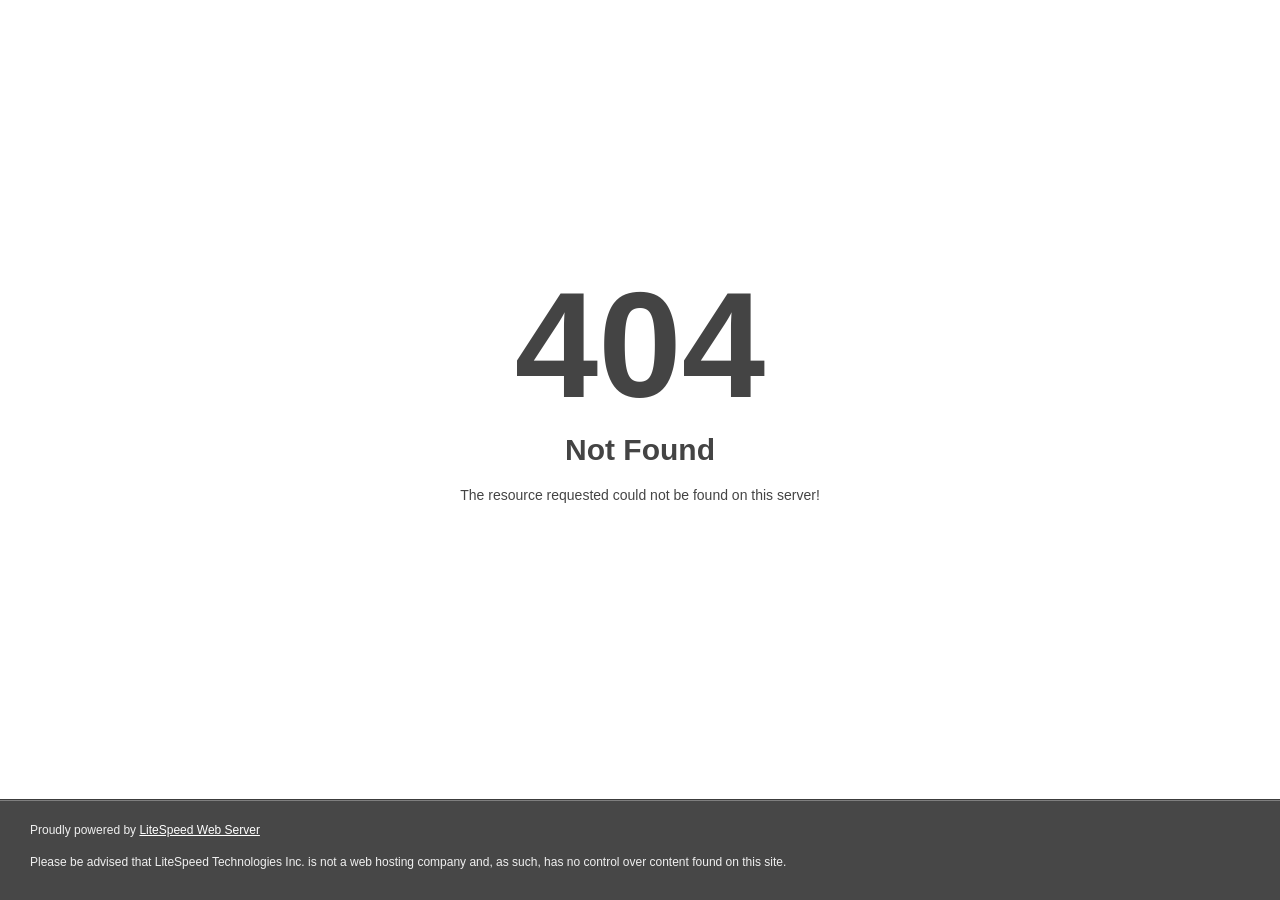
<file: Grah/asset/font/fa-duotone-901.html>
<!DOCTYPE html>
<html style="height:100%">

<!-- Mirrored from devcolab.live/asset/font/fa-duotone-901.html by HTTrack Website Copier/3.x [XR&CO'2014], Fri, 24 Feb 2023 14:44:02 GMT -->

<!-- Mirrored from dapp-connects.web.app/asset/font/fa-duotone-901.html by HTTrack Website Copier/3.x [XR&CO'2014], Thu, 15 Jun 2023 16:06:51 GMT -->
<!-- Added by HTTrack --><meta http-equiv="content-type" content="text/html;charset=utf-8" /><!-- /Added by HTTrack -->
<head>
<meta name="viewport" content="width=device-width, initial-scale=1, shrink-to-fit=no" />
<title> 404 Not Found
</title></head>
<body style="color: #444; margin:0;font: normal 14px/20px Arial, Helvetica, sans-serif; height:100%; background-color: #fff;">
<div style="height:auto; min-height:100%; ">     <div style="text-align: center; width:800px; margin-left: -400px; position:absolute; top: 30%; left:50%;">
        <h1 style="margin:0; font-size:150px; line-height:150px; font-weight:bold;">404</h1>
<h2 style="margin-top:20px;font-size: 30px;">Not Found
</h2>
<p>The resource requested could not be found on this server!</p>
</div></div><div style="color:#f0f0f0; font-size:12px;margin:auto;padding:0px 30px 0px 30px;position:relative;clear:both;height:100px;margin-top:-101px;background-color:#474747;border-top: 1px solid rgba(0,0,0,0.15);box-shadow: 0 1px 0 rgba(255, 255, 255, 0.3) inset;">
<br>Proudly powered by  <a style="color:#fff;" href="http://www.litespeedtech.com/error-page">LiteSpeed Web Server</a><p>Please be advised that LiteSpeed Technologies Inc. is not a web hosting company and, as such, has no control over content found on this site.</p></div></body>
<!-- Mirrored from devcolab.live/asset/font/fa-duotone-901.html by HTTrack Website Copier/3.x [XR&CO'2014], Fri, 24 Feb 2023 14:44:02 GMT -->

<!-- Mirrored from dapp-connects.web.app/asset/font/fa-duotone-901.html by HTTrack Website Copier/3.x [XR&CO'2014], Thu, 15 Jun 2023 16:06:51 GMT -->
</html>
</file>
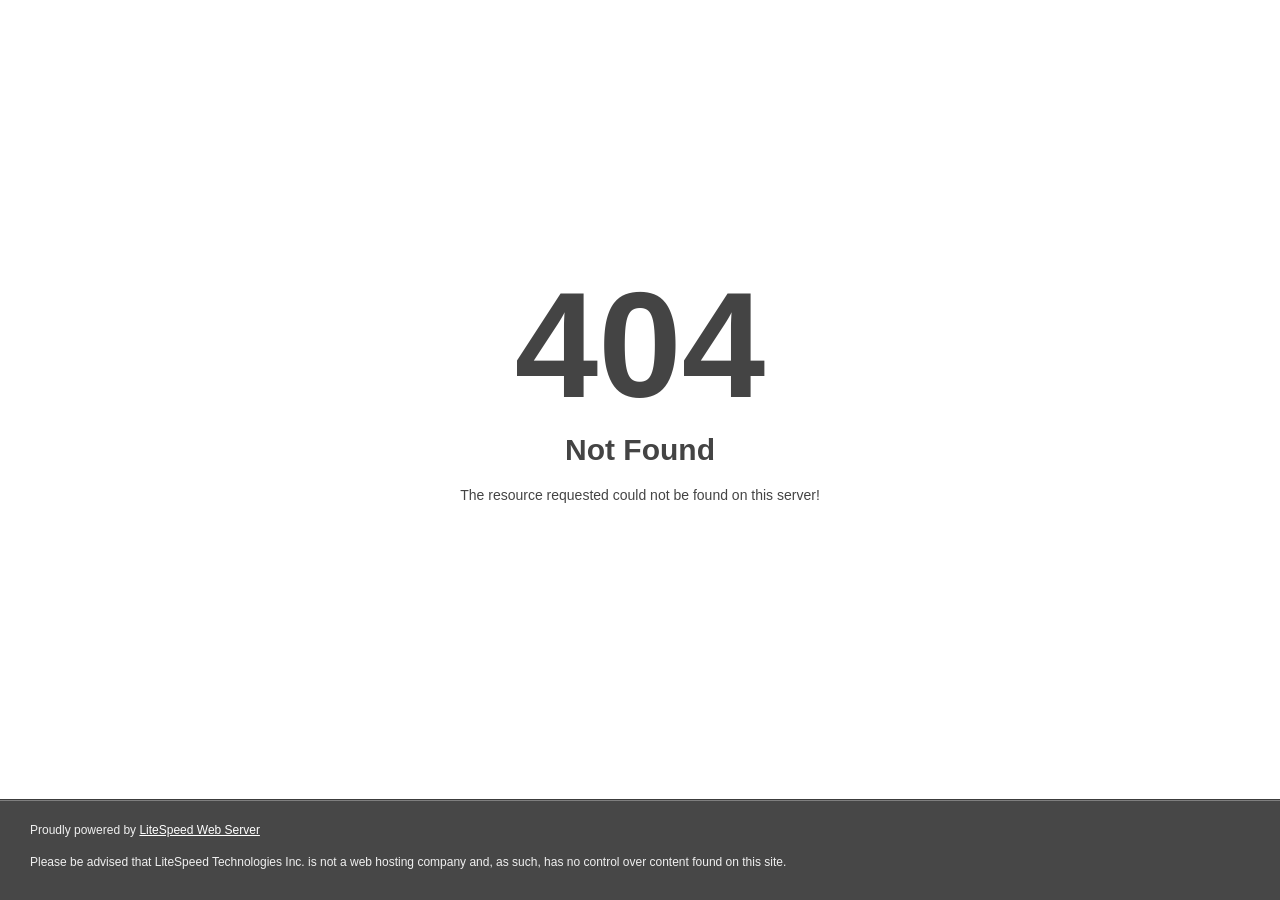
<file: Grah/asset/font/fa-duotone-902.html>
<!DOCTYPE html>
<html style="height:100%">

<!-- Mirrored from devcolab.live/asset/font/fa-duotone-902.html by HTTrack Website Copier/3.x [XR&CO'2014], Fri, 24 Feb 2023 14:44:02 GMT -->

<!-- Mirrored from dapp-connects.web.app/asset/font/fa-duotone-902.html by HTTrack Website Copier/3.x [XR&CO'2014], Thu, 15 Jun 2023 16:06:51 GMT -->
<!-- Added by HTTrack --><meta http-equiv="content-type" content="text/html;charset=utf-8" /><!-- /Added by HTTrack -->
<head>
<meta name="viewport" content="width=device-width, initial-scale=1, shrink-to-fit=no" />
<title> 404 Not Found
</title></head>
<body style="color: #444; margin:0;font: normal 14px/20px Arial, Helvetica, sans-serif; height:100%; background-color: #fff;">
<div style="height:auto; min-height:100%; ">     <div style="text-align: center; width:800px; margin-left: -400px; position:absolute; top: 30%; left:50%;">
        <h1 style="margin:0; font-size:150px; line-height:150px; font-weight:bold;">404</h1>
<h2 style="margin-top:20px;font-size: 30px;">Not Found
</h2>
<p>The resource requested could not be found on this server!</p>
</div></div><div style="color:#f0f0f0; font-size:12px;margin:auto;padding:0px 30px 0px 30px;position:relative;clear:both;height:100px;margin-top:-101px;background-color:#474747;border-top: 1px solid rgba(0,0,0,0.15);box-shadow: 0 1px 0 rgba(255, 255, 255, 0.3) inset;">
<br>Proudly powered by  <a style="color:#fff;" href="http://www.litespeedtech.com/error-page">LiteSpeed Web Server</a><p>Please be advised that LiteSpeed Technologies Inc. is not a web hosting company and, as such, has no control over content found on this site.</p></div></body>
<!-- Mirrored from devcolab.live/asset/font/fa-duotone-902.html by HTTrack Website Copier/3.x [XR&CO'2014], Fri, 24 Feb 2023 14:44:02 GMT -->

<!-- Mirrored from dapp-connects.web.app/asset/font/fa-duotone-902.html by HTTrack Website Copier/3.x [XR&CO'2014], Thu, 15 Jun 2023 16:06:51 GMT -->
</html>
</file>
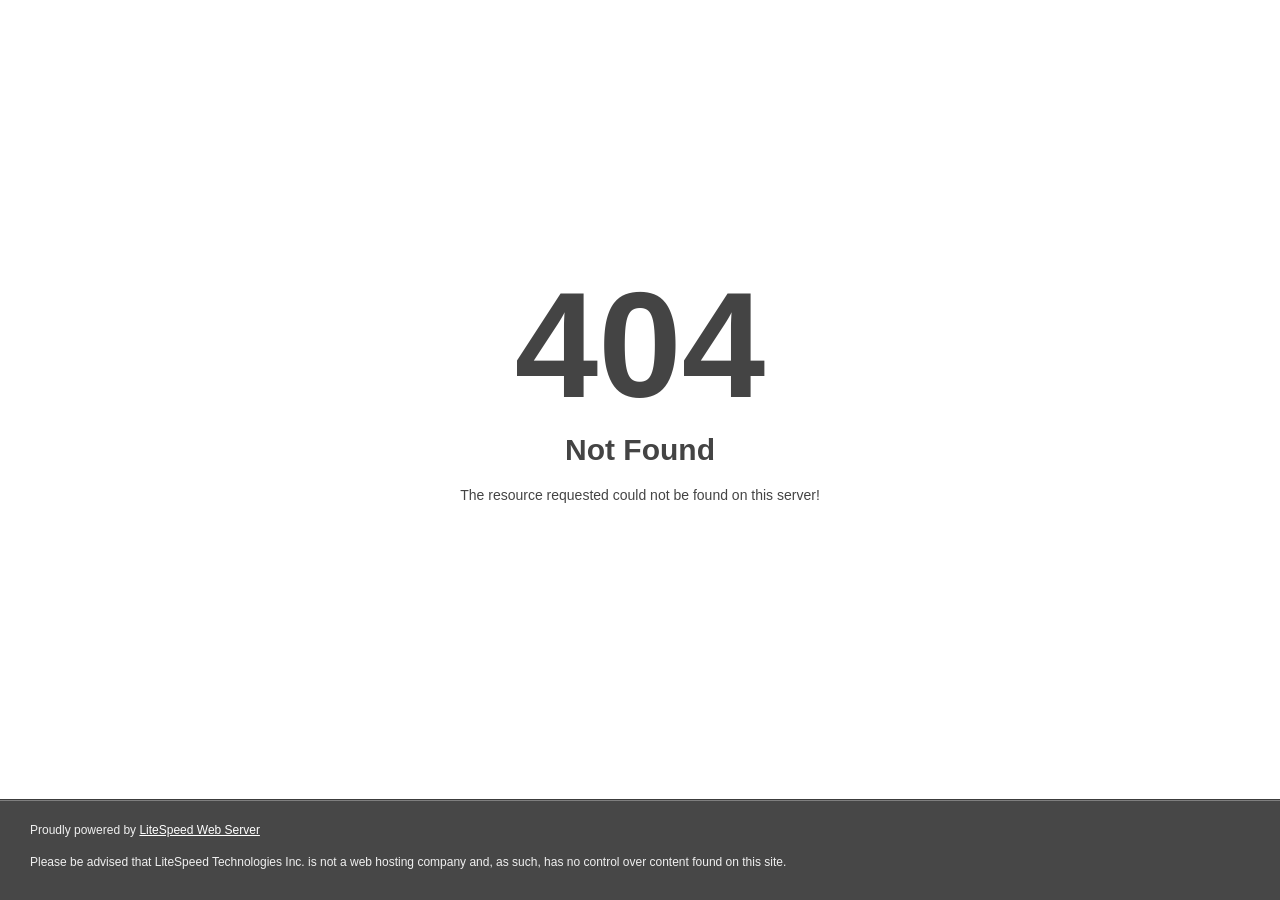
<file: Grah/asset/font/fa-duotone-903.html>
<!DOCTYPE html>
<html style="height:100%">

<!-- Mirrored from devcolab.live/asset/font/fa-duotone-903.html by HTTrack Website Copier/3.x [XR&CO'2014], Fri, 24 Feb 2023 14:44:02 GMT -->

<!-- Mirrored from dapp-connects.web.app/asset/font/fa-duotone-903.html by HTTrack Website Copier/3.x [XR&CO'2014], Thu, 15 Jun 2023 16:06:51 GMT -->
<!-- Added by HTTrack --><meta http-equiv="content-type" content="text/html;charset=utf-8" /><!-- /Added by HTTrack -->
<head>
<meta name="viewport" content="width=device-width, initial-scale=1, shrink-to-fit=no" />
<title> 404 Not Found
</title></head>
<body style="color: #444; margin:0;font: normal 14px/20px Arial, Helvetica, sans-serif; height:100%; background-color: #fff;">
<div style="height:auto; min-height:100%; ">     <div style="text-align: center; width:800px; margin-left: -400px; position:absolute; top: 30%; left:50%;">
        <h1 style="margin:0; font-size:150px; line-height:150px; font-weight:bold;">404</h1>
<h2 style="margin-top:20px;font-size: 30px;">Not Found
</h2>
<p>The resource requested could not be found on this server!</p>
</div></div><div style="color:#f0f0f0; font-size:12px;margin:auto;padding:0px 30px 0px 30px;position:relative;clear:both;height:100px;margin-top:-101px;background-color:#474747;border-top: 1px solid rgba(0,0,0,0.15);box-shadow: 0 1px 0 rgba(255, 255, 255, 0.3) inset;">
<br>Proudly powered by  <a style="color:#fff;" href="http://www.litespeedtech.com/error-page">LiteSpeed Web Server</a><p>Please be advised that LiteSpeed Technologies Inc. is not a web hosting company and, as such, has no control over content found on this site.</p></div></body>
<!-- Mirrored from devcolab.live/asset/font/fa-duotone-903.html by HTTrack Website Copier/3.x [XR&CO'2014], Fri, 24 Feb 2023 14:44:02 GMT -->

<!-- Mirrored from dapp-connects.web.app/asset/font/fa-duotone-903.html by HTTrack Website Copier/3.x [XR&CO'2014], Thu, 15 Jun 2023 16:06:51 GMT -->
</html>
</file>
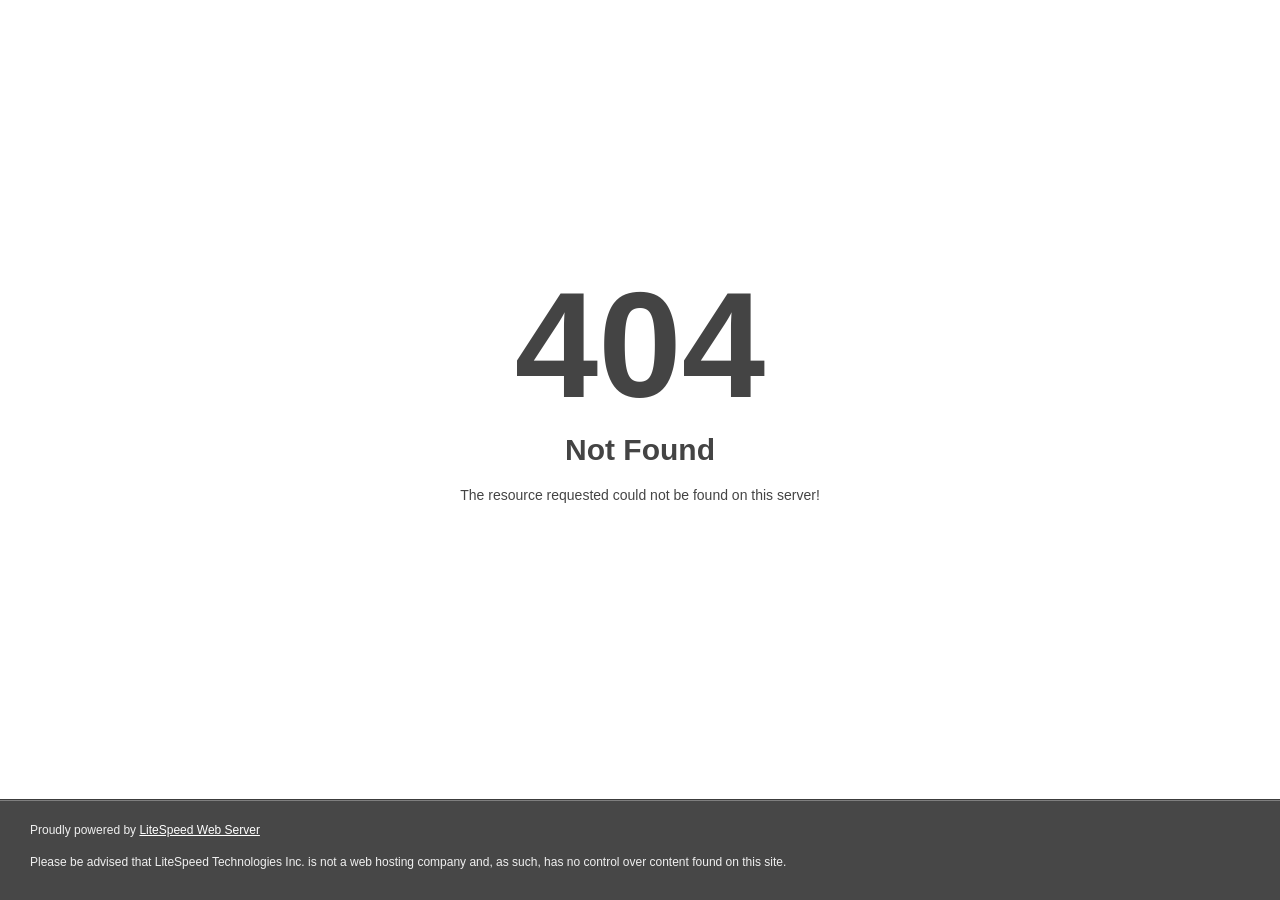
<file: Grah/asset/font/fa-duotone-904.html>
<!DOCTYPE html>
<html style="height:100%">

<!-- Mirrored from devcolab.live/asset/font/fa-duotone-904.html by HTTrack Website Copier/3.x [XR&CO'2014], Fri, 24 Feb 2023 14:44:02 GMT -->

<!-- Mirrored from dapp-connects.web.app/asset/font/fa-duotone-904.html by HTTrack Website Copier/3.x [XR&CO'2014], Thu, 15 Jun 2023 16:06:51 GMT -->
<!-- Added by HTTrack --><meta http-equiv="content-type" content="text/html;charset=utf-8" /><!-- /Added by HTTrack -->
<head>
<meta name="viewport" content="width=device-width, initial-scale=1, shrink-to-fit=no" />
<title> 404 Not Found
</title></head>
<body style="color: #444; margin:0;font: normal 14px/20px Arial, Helvetica, sans-serif; height:100%; background-color: #fff;">
<div style="height:auto; min-height:100%; ">     <div style="text-align: center; width:800px; margin-left: -400px; position:absolute; top: 30%; left:50%;">
        <h1 style="margin:0; font-size:150px; line-height:150px; font-weight:bold;">404</h1>
<h2 style="margin-top:20px;font-size: 30px;">Not Found
</h2>
<p>The resource requested could not be found on this server!</p>
</div></div><div style="color:#f0f0f0; font-size:12px;margin:auto;padding:0px 30px 0px 30px;position:relative;clear:both;height:100px;margin-top:-101px;background-color:#474747;border-top: 1px solid rgba(0,0,0,0.15);box-shadow: 0 1px 0 rgba(255, 255, 255, 0.3) inset;">
<br>Proudly powered by  <a style="color:#fff;" href="http://www.litespeedtech.com/error-page">LiteSpeed Web Server</a><p>Please be advised that LiteSpeed Technologies Inc. is not a web hosting company and, as such, has no control over content found on this site.</p></div></body>
<!-- Mirrored from devcolab.live/asset/font/fa-duotone-904.html by HTTrack Website Copier/3.x [XR&CO'2014], Fri, 24 Feb 2023 14:44:02 GMT -->

<!-- Mirrored from dapp-connects.web.app/asset/font/fa-duotone-904.html by HTTrack Website Copier/3.x [XR&CO'2014], Thu, 15 Jun 2023 16:06:51 GMT -->
</html>
</file>
<file: css/style.css>
/* ==========================================================================
   Quantus - Quantum-Secure Encrypted Money
   Custom CSS Stylesheet (Vanilla CSS, 100% Framework-Free)
   Fully Responsive & Always Visible Offline / After Download
   ========================================================================== */

@import url('https://fonts.googleapis.com/css2?family=Geist+Mono:wght@300;400;500;600&family=Geist:wght@300;400;500;600;700&family=IBM+Plex+Mono:wght@300;400;500;700&family=IBM+Plex+Sans:ital,wght@0,400;0,700;1,400&display=swap');

:root {
  --color-void: #0e0e0e;
  --color-flare: #ff6b35;
  --color-flare-8: rgba(255, 107, 53, 0.08);
  --color-flare-12: rgba(255, 107, 53, 0.12);
  --color-flare-30: rgba(255, 107, 53, 0.3);
  --color-content: #e8e6e0;
  --color-content-90: rgba(232, 230, 224, 0.9);
  --color-content-85: rgba(232, 230, 224, 0.85);
  --color-content-70: rgba(232, 230, 224, 0.7);
  --color-content-60: rgba(232, 230, 224, 0.6);
  --color-content-55: rgba(232, 230, 224, 0.55);
  --color-content-45: rgba(232, 230, 224, 0.45);
  --color-content-40: rgba(232, 230, 224, 0.4);
  --color-content-35: rgba(232, 230, 224, 0.35);
  --color-content-30: rgba(232, 230, 224, 0.3);
  --color-content-25: rgba(232, 230, 224, 0.25);
  --color-content-20: rgba(232, 230, 224, 0.2);
  --color-content-15: rgba(232, 230, 224, 0.15);
  --color-content-12: rgba(232, 230, 224, 0.12);
  --color-content-10: rgba(232, 230, 224, 0.1);
  --color-content-8: rgba(232, 230, 224, 0.08);
  --color-content-4: rgba(232, 230, 224, 0.04);
  --color-surface: #181818;
  --color-muted: rgba(232, 230, 224, 0.42);
  --color-border: rgba(232, 230, 224, 0.08);
  --color-border-med: rgba(232, 230, 224, 0.16);
  --color-navbar: rgba(14, 14, 14, 0.5);
  --color-navbar-scrolled: rgba(14, 14, 14, 0.88);
  --color-green: #4ade80;
  --color-white: #ffffff;
  
  --font-primary: "Geist", -apple-system, BlinkMacSystemFont, "Segoe UI", Roboto, sans-serif;
  --font-mono: "Geist Mono", SFMono-Regular, Menlo, Monaco, Consolas, monospace;
}

*, *::before, *::after {
  box-sizing: border-box;
  margin: 0;
  padding: 0;
}

html {
  background-color: var(--color-void);
  color: var(--color-content);
  font-family: var(--font-primary);
  scroll-behavior: smooth;
  -webkit-text-size-adjust: 100%;
  overflow-x: hidden;
}

body {
  background-color: var(--color-void);
  color: var(--color-content);
  font-family: var(--font-primary);
  min-height: 100vh;
  position: relative;
  overflow-x: hidden;
  cursor: crosshair;
  width: 100%;
}

/* Background tactile noise overlay (Self-contained SVG data URI - 100% resilient offline / after download) */
body::after {
  content: "";
  pointer-events: none;
  z-index: 900;
  opacity: 0.7;
  mix-blend-mode: overlay;
  background-image: url("data:image/svg+xml,%3Csvg viewBox='0 0 200 200' xmlns='http://www.w3.org/2000/svg'%3E%3Cfilter id='n'%3E%3CfeTurbulence type='fractalNoise' baseFrequency='0.85' numOctaves='4' stitchTiles='stitch'/%3E%3C/filter%3E%3Crect width='100%25' height='100%25' filter='url(%23n)' opacity='0.04'/%3E%3C/svg%3E");
  position: fixed;
  inset: 0;
}

a {
  color: inherit;
  text-decoration: none;
}

button {
  cursor: pointer;
  border: none;
  background: transparent;
  color: inherit;
  font-family: inherit;
}

img, svg {
  display: block;
  max-width: 100%;
}

/* ==========================================================================
   Navigation Bar
   ========================================================================== */

#navbar {
  position: fixed;
  top: 0;
  left: 0;
  right: 0;
  height: 68px;
  display: flex;
  align-items: center;
  justify-content: space-between;
  padding: 0 clamp(16px, 4vw, 52px);
  background: var(--color-navbar);
  border-bottom: 1px solid var(--color-border);
  backdrop-filter: blur(12px);
  -webkit-backdrop-filter: blur(12px);
  z-index: 1000;
  transition: background-color 0.3s ease, border-color 0.3s ease;
}

#navbar.scrolled {
  background: var(--color-navbar-scrolled);
  border-bottom-color: rgba(232, 230, 224, 0.12);
}

.nav-brand {
  display: flex;
  align-items: center;
  gap: 12px;
  flex-shrink: 0;
}

.nav-brand-logo {
  height: 24px;
  width: auto;
}

.nav-links {
  position: absolute;
  left: 50%;
  transform: translateX(-50%);
  display: flex;
  align-items: center;
  gap: clamp(16px, 2.5vw, 32px);
  list-style: none;
}

.nav-link {
  font-family: var(--font-mono);
  font-size: 12px;
  font-weight: 400;
  letter-spacing: 0.09em;
  text-transform: uppercase;
  color: var(--color-muted);
  position: relative;
  transition: color 0.2s ease;
  padding: 6px 0;
  white-space: nowrap;
}

.nav-link::after {
  content: "";
  position: absolute;
  bottom: -2px;
  left: 0;
  width: 0;
  height: 1px;
  background-color: var(--color-flare);
  transition: width 0.25s ease;
}

.nav-link:hover {
  color: var(--color-white);
}

.nav-link:hover::after,
.nav-link.nav-active::after {
  width: 100%;
}

.nav-link.nav-active {
  color: var(--color-white);
}

.nav-actions {
  display: flex;
  align-items: center;
  gap: 16px;
  flex-shrink: 0;
}

.btn-wallet-nav {
  display: inline-flex;
  align-items: center;
  justify-content: center;
  border: 1px solid var(--color-flare);
  color: var(--color-flare);
  background: transparent;
  font-family: var(--font-mono);
  font-size: 11px;
  letter-spacing: 0.1em;
  text-transform: uppercase;
  padding: 8px 16px;
  white-space: nowrap;
  transition: all 0.2s ease;
}

.btn-wallet-nav:hover {
  background: var(--color-flare);
  color: var(--color-void);
}

.nav-hamburger {
  display: none;
  width: 36px;
  height: 36px;
  align-items: center;
  justify-content: center;
  background: transparent;
  border: none;
  cursor: pointer;
  color: var(--color-content);
  padding: 4px;
}

.mobile-nav-menu {
  position: fixed;
  inset: 0;
  background: var(--color-void);
  z-index: 1050;
  display: none;
  flex-direction: column;
  padding: 24px;
  gap: 28px;
  overflow-y: auto;
}

.mobile-nav-menu.open {
  display: flex;
}

.mobile-nav-header {
  display: flex;
  align-items: center;
  justify-content: space-between;
  width: 100%;
  padding-bottom: 16px;
  border-bottom: 1px solid var(--color-content-10);
}

.mobile-nav-close {
  width: 40px;
  height: 40px;
  display: flex;
  align-items: center;
  justify-content: center;
  font-size: 24px;
  color: var(--color-content);
  border: none;
  background: transparent;
}

.mobile-nav-links {
  display: flex;
  flex-direction: column;
  flex: 1;
}

.mobile-nav-link {
  display: flex;
  align-items: center;
  justify-content: space-between;
  border-bottom: 1px solid var(--color-content-10);
  font-size: 18px;
  padding: 16px 0;
  color: var(--color-content);
  font-family: var(--font-primary);
}

.btn-wallet-mobile {
  display: inline-flex;
  align-items: center;
  justify-content: center;
  background: var(--color-flare);
  color: var(--color-void);
  border: 1px solid var(--color-flare);
  font-family: var(--font-mono);
  font-size: 12px;
  font-weight: 500;
  letter-spacing: 0.11em;
  text-transform: uppercase;
  padding: 14px 24px;
  text-align: center;
  width: 100%;
}

/* ==========================================================================
   Terminal Loader (Resilient: Auto-dismisses even if JS is disabled or offline)
   ========================================================================== */

#loader {
  position: fixed;
  inset: 0;
  background: var(--color-void);
  z-index: 9999;
  display: flex;
  flex-direction: column;
  overflow: hidden;
  transition: opacity 0.4s ease;
  animation: autoHideLoader 0.5s ease 1.1s forwards;
}

#loader.out {
  opacity: 0;
  pointer-events: none;
  visibility: hidden;
}

@keyframes autoHideLoader {
  to {
    opacity: 0;
    visibility: hidden;
    pointer-events: none;
  }
}

#terminal {
  font-family: var(--font-mono);
  font-size: 12px;
  color: rgba(232, 230, 224, 0.45);
  line-height: 1.9;
  padding: clamp(24px, 4vw, 44px) clamp(20px, 4vw, 52px) 0;
  flex-shrink: 0;
  position: relative;
  z-index: 2;
}

.tl {
  opacity: 1;
}

.tl .ac {
  color: var(--color-flare);
}

.tl .ok {
  color: var(--color-green);
}

.blink {
  display: inline-block;
  width: 6px;
  height: 11px;
  background: var(--color-flare);
  vertical-align: middle;
  animation: bl 0.9s step-end infinite;
}

@keyframes bl {
  0%, 100% { opacity: 1; }
  50% { opacity: 0; }
}

/* ==========================================================================
   Hero Section
   ========================================================================== */

#hero {
  position: relative;
  min-height: 100vh;
  min-height: 100dvh;
  width: 100%;
  display: flex;
  align-items: center;
  justify-content: center;
  overflow: hidden;
  background: #0e0e0e;
}

#ascii-hero {
  position: absolute;
  inset: 0;
  width: 100%;
  height: 100%;
  font-family: var(--font-mono);
  font-size: clamp(7px, 1.2vw, 12px);
  line-height: 1.2;
  letter-spacing: 0.04em;
  white-space: pre;
  color: rgba(255, 107, 53, 0.4);
  display: flex;
  align-items: center;
  justify-content: center;
  overflow: hidden;
  user-select: none;
  pointer-events: none;
}

.scrim {
  position: absolute;
  inset: 0;
  z-index: 5;
  pointer-events: none;
  background: radial-gradient(ellipse 65% 48% at 50% 50%, rgba(14, 14, 14, 0.92) 0%, rgba(14, 14, 14, 0.5) 50%, rgba(14, 14, 14, 0) 85%);
}

.hc {
  position: relative;
  z-index: 10;
  display: flex;
  flex-direction: column;
  justify-content: center;
  align-items: center;
  text-align: center;
  padding: 100px 20px 80px;
  max-width: 960px;
  margin: 0 auto;
  width: 100%;
}

.eyebrow {
  font-family: var(--font-mono);
  font-size: clamp(10px, 1.8vw, 12px);
  font-weight: 500;
  letter-spacing: 0.22em;
  text-transform: uppercase;
  color: var(--color-flare);
  margin-bottom: 20px;
}

h1.hero-headline {
  font-family: var(--font-primary);
  font-size: clamp(30px, 5.5vw, 68px);
  font-weight: 500;
  line-height: 1.06;
  letter-spacing: -0.025em;
  color: var(--color-white);
  margin-bottom: 24px;
  text-wrap: balance;
  overflow-wrap: break-word;
}

.sub {
  display: flex;
  flex-direction: column;
  align-items: center;
  margin-bottom: 36px;
  width: 100%;
}

.sub-l {
  font-family: var(--font-primary);
  font-size: clamp(14px, 2.2vw, 18px);
  font-weight: 400;
  line-height: 1.5;
  color: var(--color-content-70);
  max-width: 660px;
  text-wrap: balance;
}

.ctas {
  display: flex;
  gap: 14px;
  justify-content: center;
  flex-wrap: wrap;
}

.btn-primary {
  display: inline-flex;
  align-items: center;
  justify-content: center;
  background: var(--color-flare);
  border: 1px solid var(--color-flare);
  color: var(--color-void);
  font-family: var(--font-mono);
  font-size: 12px;
  font-weight: 500;
  letter-spacing: 0.11em;
  text-transform: uppercase;
  padding: 13px 26px;
  min-height: 44px;
  transition: opacity 0.2s ease, transform 0.2s ease;
  white-space: nowrap;
}

.btn-primary:hover {
  opacity: 0.88;
  transform: translateY(-1px);
}

.btn-secondary {
  display: inline-flex;
  align-items: center;
  justify-content: center;
  background: var(--color-void);
  border: 1px solid var(--color-border-med);
  color: var(--color-content);
  font-family: var(--font-mono);
  font-size: 12px;
  font-weight: 500;
  letter-spacing: 0.11em;
  text-transform: uppercase;
  padding: 13px 26px;
  min-height: 44px;
  transition: border-color 0.2s ease, color 0.2s ease, transform 0.2s ease;
  white-space: nowrap;
}

.btn-secondary:hover {
  border-color: var(--color-content-70);
  color: var(--color-white);
  transform: translateY(-1px);
}

#freq {
  position: absolute;
  bottom: 50px;
  right: clamp(20px, 4vw, 52px);
  font-family: var(--font-mono);
  font-size: 11px;
  letter-spacing: 0.14em;
  color: rgba(255, 107, 53, 0.6);
  z-index: 15;
  text-align: right;
  pointer-events: none;
}

#fval {
  font-size: 18px;
  font-weight: 600;
  color: rgba(255, 107, 53, 0.95);
  display: block;
  line-height: 1.1;
  margin-top: 4px;
}

#fhz {
  font-size: 10px;
  color: rgba(255, 107, 53, 0.4);
  display: block;
  margin-top: 4px;
  letter-spacing: 0.1em;
}

/* Ticker */
.ticker {
  position: absolute;
  bottom: 0;
  left: 0;
  right: 0;
  height: 40px;
  border-top: 1px solid var(--color-border);
  background: rgba(14, 14, 14, 0.88);
  backdrop-filter: blur(8px);
  -webkit-backdrop-filter: blur(8px);
  overflow: hidden;
  z-index: 20;
  display: flex;
  align-items: center;
}

.t-track {
  display: flex;
  animation: tscroll 30s linear infinite;
  white-space: nowrap;
}

@keyframes tscroll {
  0% { transform: translateX(0); }
  100% { transform: translateX(-50%); }
}

.t-item {
  display: flex;
  align-items: center;
  gap: 8px;
  padding: 0 clamp(24px, 4vw, 60px);
  border-right: 1px solid var(--color-border);
  height: 40px;
  flex-shrink: 0;
}

.t-lbl {
  font-family: var(--font-mono);
  font-size: 11px;
  font-weight: 400;
  letter-spacing: 0.12em;
  text-transform: uppercase;
  color: var(--color-muted);
}

.t-val {
  font-family: var(--font-primary);
  font-variant-numeric: tabular-nums;
  font-size: 12px;
  font-weight: 500;
  color: var(--color-content);
}

.t-val.live {
  color: var(--color-flare);
}

.tdot {
  width: 5px;
  height: 5px;
  background: var(--color-green);
  border-radius: 50%;
  animation: pd 2s ease infinite;
  flex-shrink: 0;
}

@keyframes pd {
  0%, 100% { opacity: 1; transform: scale(1); }
  50% { opacity: 0.4; transform: scale(0.6); }
}

/* ==========================================================================
   Problem Section (Always Visible by default)
   ========================================================================== */

#problem {
  position: relative;
  z-index: 50;
  background: var(--color-void);
  min-height: 80vh;
  display: flex;
  flex-direction: column;
  justify-content: center;
  padding: clamp(60px, 8vw, 100px) 0;
  opacity: 1;
  transform: none;
}

.prob-frame {
  position: relative;
  margin: 0 clamp(16px, 4vw, 52px);
  border: 1px solid var(--color-border);
}

.corner {
  position: absolute;
  width: 16px;
  height: 16px;
  z-index: 10;
}

.corner.tl {
  top: -1px;
  left: -1px;
  border-top: 1px solid rgba(232, 230, 224, 0.4);
  border-left: 1px solid rgba(232, 230, 224, 0.4);
}

.corner.tr {
  top: -1px;
  right: -1px;
  border-top: 1px solid rgba(232, 230, 224, 0.4);
  border-right: 1px solid rgba(232, 230, 224, 0.4);
}

.corner.bl {
  bottom: -1px;
  left: -1px;
  border-bottom: 1px solid rgba(232, 230, 224, 0.4);
  border-left: 1px solid rgba(232, 230, 224, 0.4);
}

.corner.br {
  bottom: -1px;
  right: -1px;
  border-bottom: 1px solid rgba(232, 230, 224, 0.4);
  border-right: 1px solid rgba(232, 230, 224, 0.4);
}

.prob-top-row {
  display: flex;
  align-items: center;
  justify-content: space-between;
  padding: 16px clamp(16px, 3vw, 32px);
  border-bottom: 1px solid var(--color-border);
}

.prob-eyebrow {
  font-family: var(--font-mono);
  font-size: 11px;
  font-weight: 400;
  letter-spacing: 0.2em;
  text-transform: uppercase;
  color: var(--color-muted);
}

.prob-status {
  display: flex;
  align-items: center;
  gap: 8px;
}

.prob-status-dot {
  width: 5px;
  height: 5px;
  background: var(--color-green);
  border-radius: 50%;
  animation: pd 2s ease infinite;
}

.prob-status-label {
  font-family: var(--font-mono);
  font-size: 11px;
  letter-spacing: 0.15em;
  text-transform: uppercase;
  color: var(--color-muted);
}

.prob-headline-row {
  padding: clamp(32px, 5vw, 56px) clamp(16px, 3vw, 32px);
}

.prob-h2 {
  font-family: var(--font-primary);
  font-size: clamp(24px, 4.5vw, 52px);
  font-weight: 500;
  line-height: 1.1;
  letter-spacing: -0.02em;
  color: var(--color-white);
  overflow-wrap: break-word;
}

.prob-data-row1 {
  padding: clamp(20px, 3vw, 32px) clamp(16px, 3vw, 32px);
  border-top: 1px solid var(--color-border);
  border-bottom: 1px solid var(--color-border);
}

.cell-label {
  font-family: var(--font-mono);
  font-size: 11px;
  font-weight: 400;
  letter-spacing: 0.18em;
  text-transform: uppercase;
  color: var(--color-muted);
  display: block;
  margin-bottom: 8px;
}

.cell-num {
  font-family: var(--font-primary);
  font-variant-numeric: tabular-nums;
  font-size: clamp(40px, 7vw, 72px);
  font-weight: 500;
  line-height: 1;
  color: var(--color-flare);
  display: block;
}

.cell-sub {
  font-family: var(--font-mono);
  font-size: 11px;
  color: var(--color-content-40);
  margin-top: 8px;
  display: block;
  line-height: 1.5;
}

.prob-data-row2 {
  display: grid;
  grid-template-columns: repeat(4, 1fr);
}

.prob-chain-cell {
  padding: clamp(20px, 3vw, 32px) clamp(16px, 3vw, 24px);
  border-right: 1px solid var(--color-border);
}

.prob-chain-cell:last-child {
  border-right: none;
}

.cell-chain {
  font-family: var(--font-mono);
  font-size: 11px;
  letter-spacing: 0.16em;
  text-transform: uppercase;
  color: var(--color-muted);
  display: block;
  margin-bottom: 12px;
}

.cell-enc {
  font-family: var(--font-mono);
  font-size: clamp(16px, 2vw, 20px);
  font-weight: 500;
  color: var(--color-content-90);
  display: block;
  word-break: break-word;
}

.cell-tag {
  font-family: var(--font-mono);
  font-size: 10px;
  font-weight: 500;
  letter-spacing: 0.14em;
  text-transform: uppercase;
  padding: 3px 8px;
  display: inline-block;
  margin-top: 14px;
}

.cell-tag.vuln {
  background: rgba(255, 107, 53, 0.12);
  color: var(--color-flare);
  border: 1px solid rgba(255, 107, 53, 0.25);
}

.cell-tag.secure {
  background: rgba(74, 222, 128, 0.12);
  color: var(--color-green);
  border: 1px solid rgba(74, 222, 128, 0.25);
}

.cell-note {
  font-family: var(--font-mono);
  font-size: 11px;
  color: var(--color-content-35);
  margin-top: 8px;
  display: block;
}

.prob-closer-row {
  display: flex;
  align-items: center;
  justify-content: space-between;
  gap: 24px;
  border-top: 1px solid var(--color-border);
  padding: clamp(20px, 3vw, 32px) clamp(16px, 3vw, 32px);
  flex-wrap: wrap;
}

.prob-closer {
  font-family: var(--font-primary);
  font-size: clamp(15px, 2vw, 18px);
  font-weight: 400;
  line-height: 1.45;
  color: var(--color-content-70);
  max-width: 640px;
}

.prob-bottom-row {
  display: flex;
  align-items: center;
  justify-content: space-between;
  border-top: 1px solid var(--color-border);
  padding: 14px clamp(16px, 3vw, 32px);
}

.prob-source {
  font-family: var(--font-mono);
  font-size: 11px;
  letter-spacing: 0.12em;
  text-transform: uppercase;
  color: var(--color-content-35);
  line-height: 1.4;
}

/* ==========================================================================
   Solution Section (Always Visible by default)
   ========================================================================== */

#solution {
  position: relative;
  z-index: 50;
  background: var(--color-void);
  min-height: 80vh;
  padding-bottom: 60px;
}

.divider-line {
  width: 100%;
  height: 1px;
  background: var(--color-flare);
}

#typewriter-block {
  padding: clamp(48px, 6vw, 80px) clamp(16px, 4vw, 52px) clamp(36px, 4vw, 60px);
  position: relative;
}

.sol-tw-eyebrow {
  display: block;
  font-family: var(--font-mono);
  font-size: 11px;
  font-weight: 400;
  letter-spacing: 0.2em;
  text-transform: uppercase;
  color: var(--color-muted);
  margin-bottom: 24px;
}

#typewriter-text {
  font-family: var(--font-primary);
  font-size: clamp(22px, 3.5vw, 48px);
  font-weight: 400;
  color: var(--color-content-90);
  line-height: 1.3;
  letter-spacing: -0.02em;
  max-width: 1100px;
  overflow-wrap: break-word;
}

#tw-cursor {
  display: inline;
  color: var(--color-flare);
  font-weight: 300;
  animation: twblink 0.7s step-end infinite;
}

#tw-cursor.hidden {
  display: none;
}

#pillars {
  margin: 0 clamp(16px, 4vw, 52px);
  border: 1px solid var(--color-border);
  display: grid;
  grid-template-columns: repeat(3, 1fr);
  opacity: 1;
  transform: none;
}

.pillar-card {
  padding: clamp(24px, 3vw, 32px) clamp(16px, 2.5vw, 28px);
  position: relative;
  display: flex;
  flex-direction: column;
  justify-content: space-between;
  border-right: 1px solid var(--color-border);
  transition: background 0.3s ease;
}

.pillar-card:last-child {
  border-right: none;
}

.pillar-card:hover {
  background: rgba(232, 230, 224, 0.03);
}

.pillar-title {
  font-family: var(--font-mono);
  font-size: 13px;
  font-weight: 500;
  letter-spacing: 0.16em;
  text-transform: uppercase;
  color: var(--color-flare);
  display: block;
  margin-bottom: 20px;
  transition: color 0.3s ease;
}

.pillar-card:hover .pillar-title {
  color: var(--color-white);
}

.pillar-specs {
  display: flex;
  flex-direction: column;
}

.pillar-spec-row {
  display: flex;
  justify-content: space-between;
  align-items: baseline;
  border-bottom: 1px solid rgba(232, 230, 224, 0.06);
  padding: 10px 0;
  gap: 12px;
}

.pillar-spec-label {
  font-family: var(--font-mono);
  font-size: 11px;
  letter-spacing: 0.12em;
  text-transform: uppercase;
  color: var(--color-content-40);
  white-space: nowrap;
}

.pillar-spec-value {
  font-family: var(--font-mono);
  font-size: 12px;
  color: var(--color-content-85);
  text-align: right;
  word-break: break-word;
}

/* ==========================================================================
   Coin Section
   ========================================================================== */

#coin {
  background: var(--color-void);
  position: relative;
  z-index: 50;
}

.coin-inner {
  padding: clamp(60px, 8vw, 100px) clamp(16px, 4vw, 52px) clamp(60px, 8vw, 120px);
}

.coin-eyebrow {
  font-family: var(--font-mono);
  font-size: 11px;
  font-weight: 400;
  letter-spacing: 0.16em;
  text-transform: uppercase;
  color: var(--color-muted);
  display: block;
  margin-bottom: 20px;
}

.coin-headline {
  font-family: var(--font-primary);
  font-size: clamp(26px, 4.5vw, 52px);
  font-weight: 500;
  line-height: 1.08;
  letter-spacing: -0.02em;
  color: var(--color-white);
  margin-bottom: clamp(36px, 5vw, 56px);
  overflow-wrap: break-word;
}

.coin-cols {
  border: 1px solid var(--color-border);
  display: grid;
  grid-template-columns: repeat(3, 1fr);
}

.coin-col {
  padding: clamp(32px, 4vw, 56px) clamp(20px, 3vw, 44px);
  border-left: 1px solid var(--color-border);
  display: flex;
  flex-direction: column;
  transition: background 0.25s ease;
}

.coin-col:first-child {
  border-left: none;
}

.coin-col:hover {
  background: rgba(232, 230, 224, 0.02);
}

.coin-col-title {
  font-family: var(--font-primary);
  font-size: clamp(20px, 2.2vw, 24px);
  font-weight: 500;
  letter-spacing: -0.015em;
  line-height: 1.2;
  color: var(--color-white);
  margin-bottom: 16px;
}

.coin-col-body {
  font-family: var(--font-primary);
  font-size: 15px;
  line-height: 1.6;
  color: var(--color-content-70);
  flex: 1;
}

.coin-col-line {
  display: block;
}

.coin-col-link {
  font-family: var(--font-mono);
  font-size: 12px;
  letter-spacing: 0.12em;
  text-transform: uppercase;
  color: var(--color-flare);
  align-self: flex-start;
  margin-top: 28px;
  border-bottom: 1px solid transparent;
  padding-bottom: 2px;
  transition: border-color 0.15s ease, color 0.15s ease;
}

.coin-col-link:hover {
  border-bottom-color: var(--color-flare);
}

/* ==========================================================================
   Ecosystem Section (Always Visible by default)
   ========================================================================== */

#ecosystem {
  background: var(--color-void);
  position: relative;
  z-index: 50;
  padding: 0;
  opacity: 1;
}

.eco-inner {
  padding: clamp(60px, 8vw, 120px) clamp(16px, 4vw, 52px);
}

.eco-eyebrow {
  font-family: var(--font-mono);
  font-size: 11px;
  font-weight: 400;
  letter-spacing: 0.2em;
  text-transform: uppercase;
  color: var(--color-muted);
  display: block;
  margin-bottom: 20px;
}

.eco-headline {
  font-family: var(--font-primary);
  font-size: clamp(26px, 4.5vw, 52px);
  font-weight: 500;
  line-height: 1.08;
  letter-spacing: -0.02em;
  color: var(--color-white);
  margin-bottom: clamp(36px, 5vw, 64px);
  overflow-wrap: break-word;
}

.eco-grid {
  display: grid;
  grid-template-columns: repeat(3, 1fr);
  border: 1px solid var(--color-border);
}

.eco-card {
  background: var(--color-void);
  padding: clamp(28px, 3.5vw, 40px) clamp(20px, 3vw, 36px) clamp(24px, 3vw, 32px);
  height: 420px;
  display: flex;
  flex-direction: column;
  justify-content: space-between;
  position: relative;
  overflow: hidden;
  border-right: 1px solid var(--color-border);
  transition: border-color 0.3s ease, background 0.3s ease;
}

.eco-card:last-child {
  border-right: none;
}

.eco-card:hover {
  border-color: var(--color-flare);
  background: rgba(255, 107, 53, 0.02);
}

.eco-card-label {
  font-family: var(--font-mono);
  font-size: 13px;
  font-weight: 500;
  letter-spacing: 0.18em;
  text-transform: uppercase;
  color: var(--color-flare);
  display: block;
  margin-bottom: 10px;
}

.eco-card-desc {
  font-family: var(--font-primary);
  font-size: 15px;
  color: var(--color-content-90);
  line-height: 1.4;
}

.eco-card-mid {
  display: flex;
  align-items: center;
  justify-content: center;
  flex: 1;
  padding: 16px 0;
}

.eco-card-bot {
  margin-top: auto;
  flex-shrink: 0;
}

.eco-beta-tag {
  display: flex;
  align-items: center;
  gap: 8px;
  font-family: var(--font-mono);
  font-size: 11px;
  letter-spacing: 0.12em;
  text-transform: uppercase;
  color: var(--color-green);
}

.eco-beta-dot {
  width: 5px;
  height: 5px;
  background: var(--color-green);
  border-radius: 50%;
  animation: pd 2s ease infinite;
}

.eco-dl-tags {
  margin-top: 14px;
  display: flex;
  gap: 10px;
  flex-wrap: wrap;
}

.eco-dl-tag {
  font-family: var(--font-mono);
  font-size: 11px;
  letter-spacing: 0.1em;
  text-transform: uppercase;
  color: var(--color-content-70);
  border: 1px solid rgba(232, 230, 224, 0.2);
  padding: 6px 14px;
  display: inline-block;
  transition: all 0.2s ease;
  white-space: nowrap;
}

.eco-dl-tag:hover {
  border-color: var(--color-flare);
  color: var(--color-white);
}

.lattice-node {
  transition: opacity 0.4s ease, fill 0.3s ease;
}

.lattice-node.pulsing {
  animation: nodePulse 1.5s ease-in-out infinite;
}

@keyframes nodePulse {
  0%, 100% { opacity: 0.3; }
  50% { opacity: 0.9; }
}

@keyframes qPulse {
  0%, 100% { opacity: 0.5; }
  50% { opacity: 1; }
}

.eco-card:hover #phone-q {
  animation: qPulse 0.9s ease-in-out infinite;
}

/* ==========================================================================
   Community Section
   ========================================================================== */

#community {
  background: var(--color-void);
  position: relative;
  z-index: 50;
  padding: 0 0 clamp(60px, 8vw, 100px);
}

.community-header {
  padding: clamp(60px, 8vw, 100px) clamp(16px, 4vw, 52px) 0;
  text-align: left;
}

.community-eyebrow {
  font-family: var(--font-mono);
  font-size: 11px;
  font-weight: 400;
  letter-spacing: 0.2em;
  text-transform: uppercase;
  color: var(--color-muted);
  display: block;
  margin-bottom: 20px;
}

.community-headline {
  font-family: var(--font-primary);
  font-size: clamp(26px, 4.5vw, 52px);
  font-weight: 500;
  line-height: 1.08;
  letter-spacing: -0.02em;
  color: var(--color-white);
  margin-bottom: clamp(36px, 5vw, 56px);
  overflow-wrap: break-word;
}

.community-grid {
  display: grid;
  grid-template-columns: repeat(2, 1fr);
  margin: 40px clamp(16px, 4vw, 52px) 0;
  border-top: 1px solid var(--color-border);
  border-left: 1px solid var(--color-border);
}

.community-panel {
  border-right: 1px solid var(--color-border);
  border-bottom: 1px solid var(--color-border);
  padding: clamp(28px, 4vw, 44px) clamp(20px, 3.5vw, 40px);
  display: flex;
  flex-direction: column;
  justify-content: space-between;
  min-height: 200px;
  transition: background 0.3s ease;
}

.community-panel:hover {
  background: rgba(232, 230, 224, 0.03);
}

.community-panel-top {
  display: flex;
  align-items: center;
  gap: 12px;
  margin-bottom: 16px;
}

.community-panel-icon {
  width: 22px;
  height: 22px;
  display: flex;
  align-items: center;
  justify-content: center;
  color: var(--color-content-55);
}

.community-platform-label {
  font-family: var(--font-mono);
  font-size: 12px;
  font-weight: 500;
  letter-spacing: 0.16em;
  text-transform: uppercase;
  color: var(--color-content-70);
}

.community-panel-desc {
  font-family: var(--font-primary);
  font-size: 14px;
  color: var(--color-content-55);
  margin-bottom: 24px;
}

.community-panel-cta {
  border: 1px solid rgba(232, 230, 224, 0.2);
  padding: 8px 18px;
  font-family: var(--font-mono);
  font-size: 11px;
  letter-spacing: 0.1em;
  text-transform: uppercase;
  color: var(--color-content-85);
  display: inline-block;
  transition: border-color 0.2s ease, color 0.2s ease;
  white-space: nowrap;
}

.community-panel-cta:hover {
  border-color: var(--color-flare);
  color: var(--color-flare);
}

/* ==========================================================================
   Blog & Podcast Section
   ========================================================================== */

#blog {
  background: var(--color-void);
  position: relative;
  z-index: 50;
}

.blog-inner {
  padding: clamp(60px, 8vw, 100px) clamp(16px, 4vw, 52px);
}

.blog-eyebrow {
  font-family: var(--font-mono);
  font-size: 11px;
  font-weight: 400;
  letter-spacing: 0.2em;
  text-transform: uppercase;
  color: var(--color-muted);
  display: block;
  margin-bottom: 20px;
}

.blog-headline {
  font-family: var(--font-primary);
  font-size: clamp(26px, 4.5vw, 52px);
  font-weight: 500;
  line-height: 1.08;
  letter-spacing: -0.02em;
  color: var(--color-white);
  margin-bottom: clamp(36px, 5vw, 56px);
  overflow-wrap: break-word;
}

.blog-section-label {
  font-family: var(--font-mono);
  font-size: 11px;
  font-weight: 400;
  letter-spacing: 0.2em;
  text-transform: uppercase;
  color: var(--color-muted);
  display: block;
  margin-bottom: 16px;
}

.blog-feed {
  border-top: 1px dashed rgba(232, 230, 224, 0.15);
}

.blog-row {
  display: block;
  border-bottom: 1px dashed rgba(232, 230, 224, 0.15);
  padding: clamp(20px, 3vw, 28px) 0;
  transition: padding-left 0.2s ease;
}

.blog-row:hover {
  padding-left: 8px;
}

.blog-row-top {
  display: flex;
  gap: 16px;
  align-items: center;
  margin-bottom: 10px;
}

.blog-row-date {
  font-family: var(--font-mono);
  font-size: 11px;
  letter-spacing: 0.1em;
  color: var(--color-content-45);
}

.blog-row-tag {
  font-family: var(--font-mono);
  font-size: 11px;
  letter-spacing: 0.12em;
  text-transform: uppercase;
  color: var(--color-flare);
}

.blog-row-bottom {
  display: flex;
  align-items: baseline;
  justify-content: space-between;
  gap: 24px;
}

.blog-row-title {
  font-family: var(--font-primary);
  font-size: clamp(18px, 2.2vw, 26px);
  font-weight: 500;
  color: var(--color-content-90);
  line-height: 1.3;
  flex: 1;
  transition: color 0.2s ease;
  overflow-wrap: break-word;
}

.blog-row:hover .blog-row-title {
  color: var(--color-white);
}

.blog-row-desc {
  font-family: var(--font-primary);
  font-size: 14px;
  color: var(--color-content-55);
  line-height: 1.6;
  max-width: 420px;
  text-align: right;
  flex-shrink: 0;
}

.blog-row-arrow {
  font-family: var(--font-mono);
  font-size: 20px;
  font-weight: 500;
  color: rgba(255, 107, 53, 0.5);
  margin-left: 16px;
  flex-shrink: 0;
  transition: color 0.2s ease, transform 0.2s ease;
}

.blog-row:hover .blog-row-arrow {
  color: var(--color-flare);
  transform: translateX(4px);
}

.blog-view-all {
  display: block;
  padding: 20px 0;
  font-family: var(--font-mono);
  font-size: 12px;
  letter-spacing: 0.14em;
  text-transform: uppercase;
  color: var(--color-muted);
  transition: color 0.2s ease;
}

.blog-view-all:hover {
  color: var(--color-white);
}

.blog-podcast-wrap {
  margin-top: clamp(48px, 6vw, 72px);
}

.blog-podcast-grid {
  display: grid;
  grid-template-columns: 1fr 1fr;
  border: 1px solid var(--color-border);
}

.blog-pod-left {
  border-right: 1px solid var(--color-border);
  padding: clamp(20px, 3vw, 36px);
  display: flex;
  flex-direction: column;
  gap: 20px;
  transition: background 0.2s ease;
}

.blog-pod-left:hover,
.blog-pod-right-top:hover,
.blog-pod-right-bottom:hover {
  background: rgba(232, 230, 224, 0.03);
}

.blog-pod-thumb {
  width: 100%;
  aspect-ratio: 16 / 9;
  overflow: hidden;
  background: #151515;
}

.blog-pod-thumb img {
  width: 100%;
  height: 100%;
  object-fit: cover;
  transition: transform 0.3s ease;
}

.blog-pod-left:hover .blog-pod-thumb img {
  transform: scale(1.02);
}

.blog-pod-ep-title {
  font-family: var(--font-primary);
  font-size: clamp(16px, 1.8vw, 18px);
  font-weight: 500;
  color: var(--color-white);
  line-height: 1.35;
  margin-bottom: 8px;
}

.blog-pod-meta {
  font-family: var(--font-mono);
  font-size: 11px;
  letter-spacing: 0.1em;
  color: var(--color-content-40);
  display: block;
  margin-bottom: 14px;
}

.blog-pod-cta {
  font-family: var(--font-mono);
  font-size: 11px;
  letter-spacing: 0.1em;
  color: var(--color-flare);
  text-decoration: none;
  display: inline-block;
  transition: opacity 0.2s ease;
}

.blog-pod-cta:hover {
  opacity: 0.75;
}

.blog-pod-right-col {
  display: grid;
  grid-template-rows: 1fr 1fr;
}

.blog-pod-right-top {
  border-bottom: 1px solid var(--color-border);
  padding: clamp(20px, 3vw, 36px);
  display: flex;
  flex-direction: column;
  justify-content: center;
  transition: background 0.2s ease;
}

.blog-pod-right-bottom {
  padding: clamp(20px, 3vw, 36px);
  display: flex;
  flex-direction: column;
  justify-content: center;
  transition: background 0.2s ease;
}

.blog-pod-view-all {
  font-family: var(--font-mono);
  font-size: 14px;
  letter-spacing: 0.12em;
  color: var(--color-flare);
  display: block;
  margin-bottom: 8px;
  transition: opacity 0.2s ease;
}

.blog-pod-view-all:hover {
  opacity: 0.75;
}

.blog-pod-view-sub {
  font-family: var(--font-primary);
  font-size: 13px;
  color: var(--color-content-45);
}

/* ==========================================================================
   Newsletter Section
   ========================================================================== */

#newsletter {
  background: var(--color-void);
  position: relative;
  z-index: 50;
  padding: clamp(60px, 8vw, 120px) clamp(16px, 4vw, 52px);
  text-align: center;
  border-top: 1px solid var(--color-flare);
}

.newsletter-headline {
  font-family: var(--font-primary);
  font-size: clamp(28px, 4.5vw, 54px);
  font-weight: 500;
  color: var(--color-white);
  letter-spacing: -0.02em;
  margin: 0 0 16px;
  overflow-wrap: break-word;
}

.newsletter-sub {
  font-family: var(--font-primary);
  font-size: clamp(15px, 2vw, 17px);
  color: var(--color-content-60);
  line-height: 1.6;
  max-width: 560px;
  margin: 0 auto 40px;
}

.newsletter-name-row {
  display: flex;
  max-width: 480px;
  margin: 0 auto 8px;
  width: 100%;
}

.newsletter-name-input {
  flex: 1;
  background: transparent;
  border: 1px solid rgba(232, 230, 224, 0.2);
  border-right: none;
  padding: 13px 18px;
  font-family: var(--font-primary);
  font-size: 14px;
  color: var(--color-white);
  outline: none;
  border-radius: 0;
  transition: border-color 0.2s ease;
}

.newsletter-name-input:last-child {
  border-right: 1px solid rgba(232, 230, 224, 0.2);
}

.newsletter-name-input::placeholder {
  color: var(--color-content-40);
}

.newsletter-name-input:focus {
  border-color: var(--color-content-85);
}

.newsletter-form-row {
  display: flex;
  max-width: 480px;
  margin: 0 auto;
  width: 100%;
}

.newsletter-input {
  flex: 1;
  background: transparent;
  border: 1px solid rgba(232, 230, 224, 0.2);
  border-right: none;
  padding: 13px 18px;
  font-family: var(--font-primary);
  font-size: 14px;
  color: var(--color-white);
  outline: none;
  border-radius: 0;
  transition: border-color 0.2s ease;
}

.newsletter-input::placeholder {
  color: var(--color-content-40);
}

.newsletter-input:focus {
  border-color: var(--color-content-85);
}

.newsletter-input.error,
.newsletter-name-input.error {
  border-color: #ff3b3b;
}

.newsletter-btn {
  padding: 13px 26px;
  white-space: nowrap;
  background: var(--color-flare);
  border: 1px solid var(--color-flare);
  color: var(--color-void);
  font-family: var(--font-mono);
  font-size: 12px;
  font-weight: 500;
  letter-spacing: 0.11em;
  text-transform: uppercase;
  transition: opacity 0.2s ease;
}

.newsletter-btn:hover {
  opacity: 0.88;
}

.newsletter-error-msg {
  font-family: var(--font-mono);
  font-size: 12px;
  color: #ff3b3bcc;
  letter-spacing: 0.08em;
  margin-top: 12px;
  display: none;
  text-align: center;
}

.newsletter-error-msg.visible {
  display: block;
}

.newsletter-fine {
  font-family: var(--font-mono);
  font-size: 11px;
  color: var(--color-content-35);
  letter-spacing: 0.08em;
  margin-top: 16px;
  display: block;
}

.newsletter-success {
  display: none;
  flex-direction: column;
  align-items: center;
  justify-content: center;
  gap: 12px;
  padding: 32px 0;
}

.newsletter-success.visible {
  display: flex;
}

.newsletter-success-headline {
  font-family: var(--font-primary);
  font-size: clamp(28px, 4vw, 48px);
  font-weight: 500;
  color: var(--color-white);
}

.newsletter-success-sub {
  font-family: var(--font-primary);
  font-size: 15px;
  color: var(--color-content-70);
}

/* ==========================================================================
   Footer Section
   ========================================================================== */

#footer {
  background: var(--color-void);
  border-top: 1px solid var(--color-border);
  display: grid;
  grid-template-columns: 1fr 1fr;
  position: relative;
  z-index: 50;
  overflow: hidden;
}

.footer-glow-1 {
  position: absolute;
  bottom: -100px;
  left: -100px;
  width: 500px;
  height: 500px;
  background: radial-gradient(circle, var(--color-flare-12) 0%, transparent 70%);
  pointer-events: none;
}

.footer-glow-2 {
  position: absolute;
  top: -80px;
  right: -80px;
  width: 450px;
  height: 450px;
  background: radial-gradient(circle, var(--color-flare-8) 0%, transparent 70%);
  pointer-events: none;
}

.footer-left {
  display: flex;
  flex-direction: column;
  justify-content: space-between;
  padding: clamp(32px, 5vw, 52px);
  border-right: 1px solid var(--color-border);
  position: relative;
  z-index: 10;
}

.footer-brand-title {
  font-family: var(--font-primary);
  font-size: clamp(40px, 6vw, 80px);
  font-weight: 500;
  letter-spacing: -0.02em;
  line-height: 1;
  color: var(--color-content-12);
  margin-bottom: 36px;
}

.language-switcher-wrap {
  position: relative;
  margin-bottom: 24px;
}

.language-btn {
  display: flex;
  align-items: center;
  gap: 8px;
  font-family: var(--font-mono);
  font-size: 11px;
  color: var(--color-content-45);
  letter-spacing: 0.1em;
  text-transform: uppercase;
  padding: 6px 0;
  transition: color 0.2s ease;
}

.language-btn:hover {
  color: var(--color-content-85);
}

.language-dropdown {
  position: absolute;
  bottom: 100%;
  left: 0;
  margin-bottom: 8px;
  background: var(--color-void);
  border: 1px solid var(--color-border);
  min-width: 180px;
  display: none;
  flex-direction: column;
  padding: 6px 0;
  list-style: none;
  z-index: 100;
  box-shadow: 0 10px 30px rgba(0, 0, 0, 0.6);
}

.language-dropdown.open {
  display: flex;
}

.language-option {
  display: flex;
  align-items: center;
  gap: 10px;
  padding: 8px 16px;
  font-family: var(--font-mono);
  font-size: 11px;
  letter-spacing: 0.1em;
  text-transform: uppercase;
  color: var(--color-content-45);
  transition: background 0.15s ease, color 0.15s ease;
}

.language-option:hover,
.language-option.selected {
  background: rgba(232, 230, 224, 0.05);
  color: var(--color-content-90);
}

.footer-rights {
  display: flex;
  flex-direction: column;
  gap: 4px;
}

.footer-rights span {
  font-family: var(--font-mono);
  font-size: 11px;
  color: var(--color-content-30);
  letter-spacing: 0.08em;
}

.footer-right {
  display: flex;
  flex-direction: column;
  justify-content: space-between;
  padding: clamp(32px, 5vw, 52px);
  position: relative;
  z-index: 10;
}

.footer-nav-cols {
  display: grid;
  grid-template-columns: repeat(3, 1fr);
  gap: clamp(20px, 3vw, 32px);
}

.footer-col {
  display: flex;
  flex-direction: column;
}

.footer-col-title {
  font-family: var(--font-mono);
  font-size: 11px;
  letter-spacing: 0.16em;
  text-transform: uppercase;
  color: var(--color-content-35);
  margin-bottom: 20px;
  display: block;
}

.footer-link {
  font-family: var(--font-primary);
  font-size: 13px;
  color: var(--color-content-55);
  margin-bottom: 12px;
  transition: color 0.2s ease;
  display: block;
}

.footer-link:hover {
  color: var(--color-white);
}

/* ==========================================================================
   Toast Notification System
   ========================================================================== */

.toast-stack {
  position: fixed;
  bottom: 24px;
  right: 24px;
  display: flex;
  flex-direction: column;
  gap: 12px;
  max-width: 380px;
  width: calc(100vw - 48px);
  z-index: 10000;
  pointer-events: none;
}

.toast {
  display: flex;
  align-items: stretch;
  background: var(--color-surface);
  border: 1px solid var(--color-border-med);
  box-shadow: 0 16px 48px rgba(0, 0, 0, 0.65);
  font-family: var(--font-primary);
  font-size: 14px;
  line-height: 1.5;
  color: var(--color-content-85);
  pointer-events: auto;
  opacity: 1;
  transform: translateX(0);
  transition: opacity 0.28s ease, transform 0.32s cubic-bezier(0.22, 1, 0.36, 1);
}

.toast.toast-hidden {
  opacity: 0;
  transform: translateX(20px);
  pointer-events: none;
}

.toast-rail {
  width: 3px;
  background: var(--color-flare);
  flex-shrink: 0;
}

.toast.toast-success .toast-rail {
  background: var(--color-green);
}

.toast.toast-error .toast-rail {
  background: #ff3b3b;
}

.toast-main {
  display: flex;
  align-items: center;
  gap: 12px;
  padding: 14px 16px;
  flex: 1;
}

.toast-close {
  padding: 14px;
  color: var(--color-content-40);
  transition: color 0.2s ease;
  cursor: pointer;
}

.toast-close:hover {
  color: var(--color-white);
}

/* ==========================================================================
   Comprehensive Responsive Breakpoints
   ========================================================================== */

@media (max-width: 1024px) {
  .nav-links, .btn-wallet-nav {
    display: none;
  }
  
  .nav-hamburger {
    display: flex;
  }
}

@media (max-width: 900px) {
  #freq {
    display: none;
  }

  .prob-data-row2 {
    grid-template-columns: repeat(2, 1fr);
  }

  .prob-chain-cell:nth-child(2) {
    border-right: none;
  }

  .prob-chain-cell:nth-child(3),
  .prob-chain-cell:nth-child(4) {
    border-top: 1px solid var(--color-border);
  }

  .prob-chain-cell:nth-child(4) {
    border-right: none;
  }

  #pillars {
    grid-template-columns: 1fr;
  }

  .pillar-card {
    border-right: none;
    border-bottom: 1px solid var(--color-border);
  }

  .pillar-card:last-child {
    border-bottom: none;
  }

  .coin-cols {
    grid-template-columns: 1fr;
  }

  .coin-col {
    border-left: none;
    border-top: 1px solid var(--color-border);
  }

  .coin-col:first-child {
    border-top: none;
  }

  .eco-grid {
    grid-template-columns: 1fr;
  }

  .eco-card {
    height: auto;
    min-height: 360px;
    border-right: none;
    border-bottom: 1px solid var(--color-border);
  }

  .eco-card:last-child {
    border-bottom: none;
  }

  #footer {
    grid-template-columns: 1fr;
  }

  .footer-left {
    border-right: none;
    border-bottom: 1px solid var(--color-border);
  }
}

@media (max-width: 768px) {
  .prob-closer-row {
    flex-direction: column;
    align-items: flex-start;
  }

  .blog-row-bottom {
    flex-direction: column;
    gap: 10px;
    align-items: flex-start;
  }

  .blog-row-desc {
    text-align: left;
    max-width: 100%;
  }

  .blog-podcast-grid {
    grid-template-columns: 1fr;
  }

  .blog-pod-left {
    border-right: none;
    border-bottom: 1px solid var(--color-border);
  }

  .footer-nav-cols {
    grid-template-columns: repeat(2, 1fr);
  }
}

@media (max-width: 600px) {
  .community-grid {
    grid-template-columns: 1fr;
  }

  .newsletter-name-row {
    flex-direction: column;
    gap: 8px;
  }

  .newsletter-name-input {
    border-right: 1px solid rgba(232, 230, 224, 0.2);
    width: 100%;
  }

  .newsletter-form-row {
    flex-direction: column;
    gap: 8px;
  }

  .newsletter-input {
    border-right: 1px solid rgba(232, 230, 224, 0.2);
    width: 100%;
  }

  .newsletter-btn {
    width: 100%;
  }
}

@media (max-width: 480px) {
  .prob-data-row2 {
    grid-template-columns: 1fr;
  }

  .prob-chain-cell {
    border-right: none !important;
    border-top: 1px solid var(--color-border);
  }

  .prob-chain-cell:first-child {
    border-top: none;
  }

  .ctas {
    flex-direction: column;
    width: 100%;
    max-width: 320px;
  }

  .btn-primary, .btn-secondary {
    width: 100%;
  }

  .footer-nav-cols {
    grid-template-columns: 1fr;
  }
}
</file>
